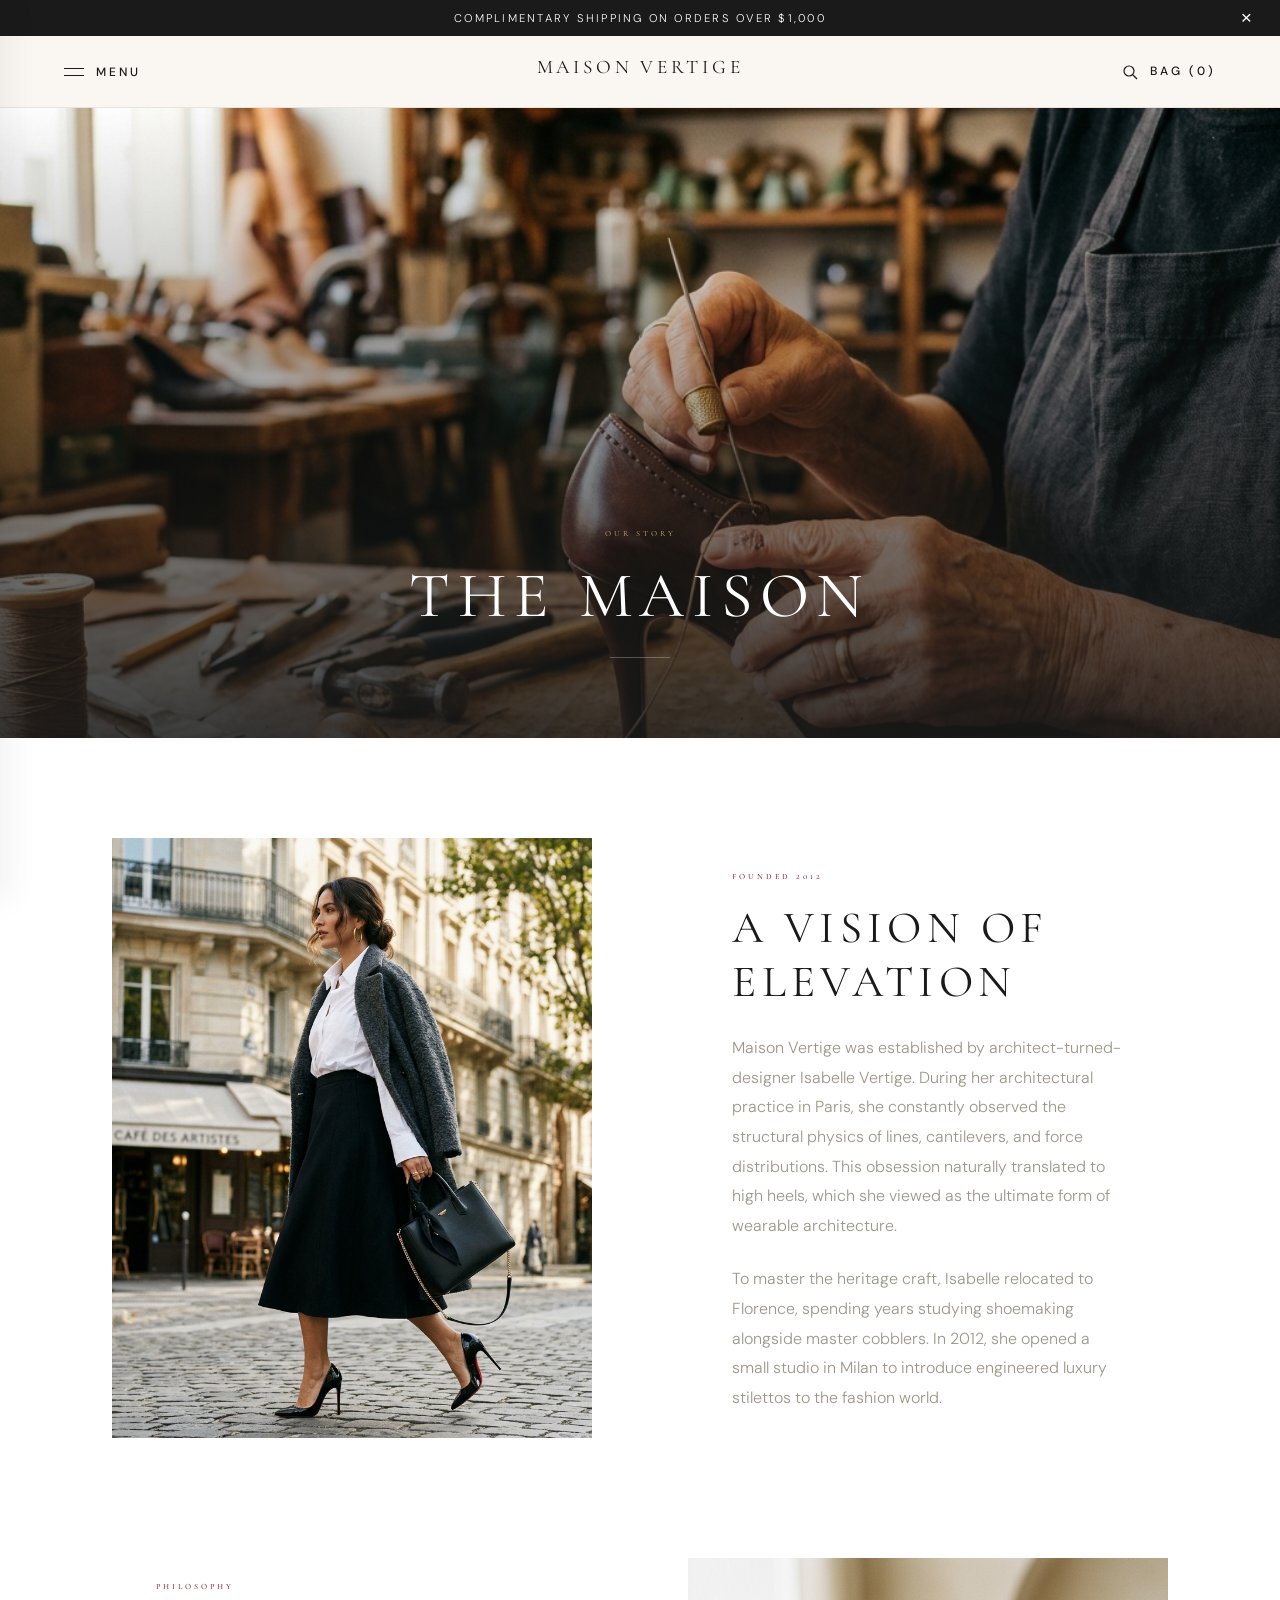
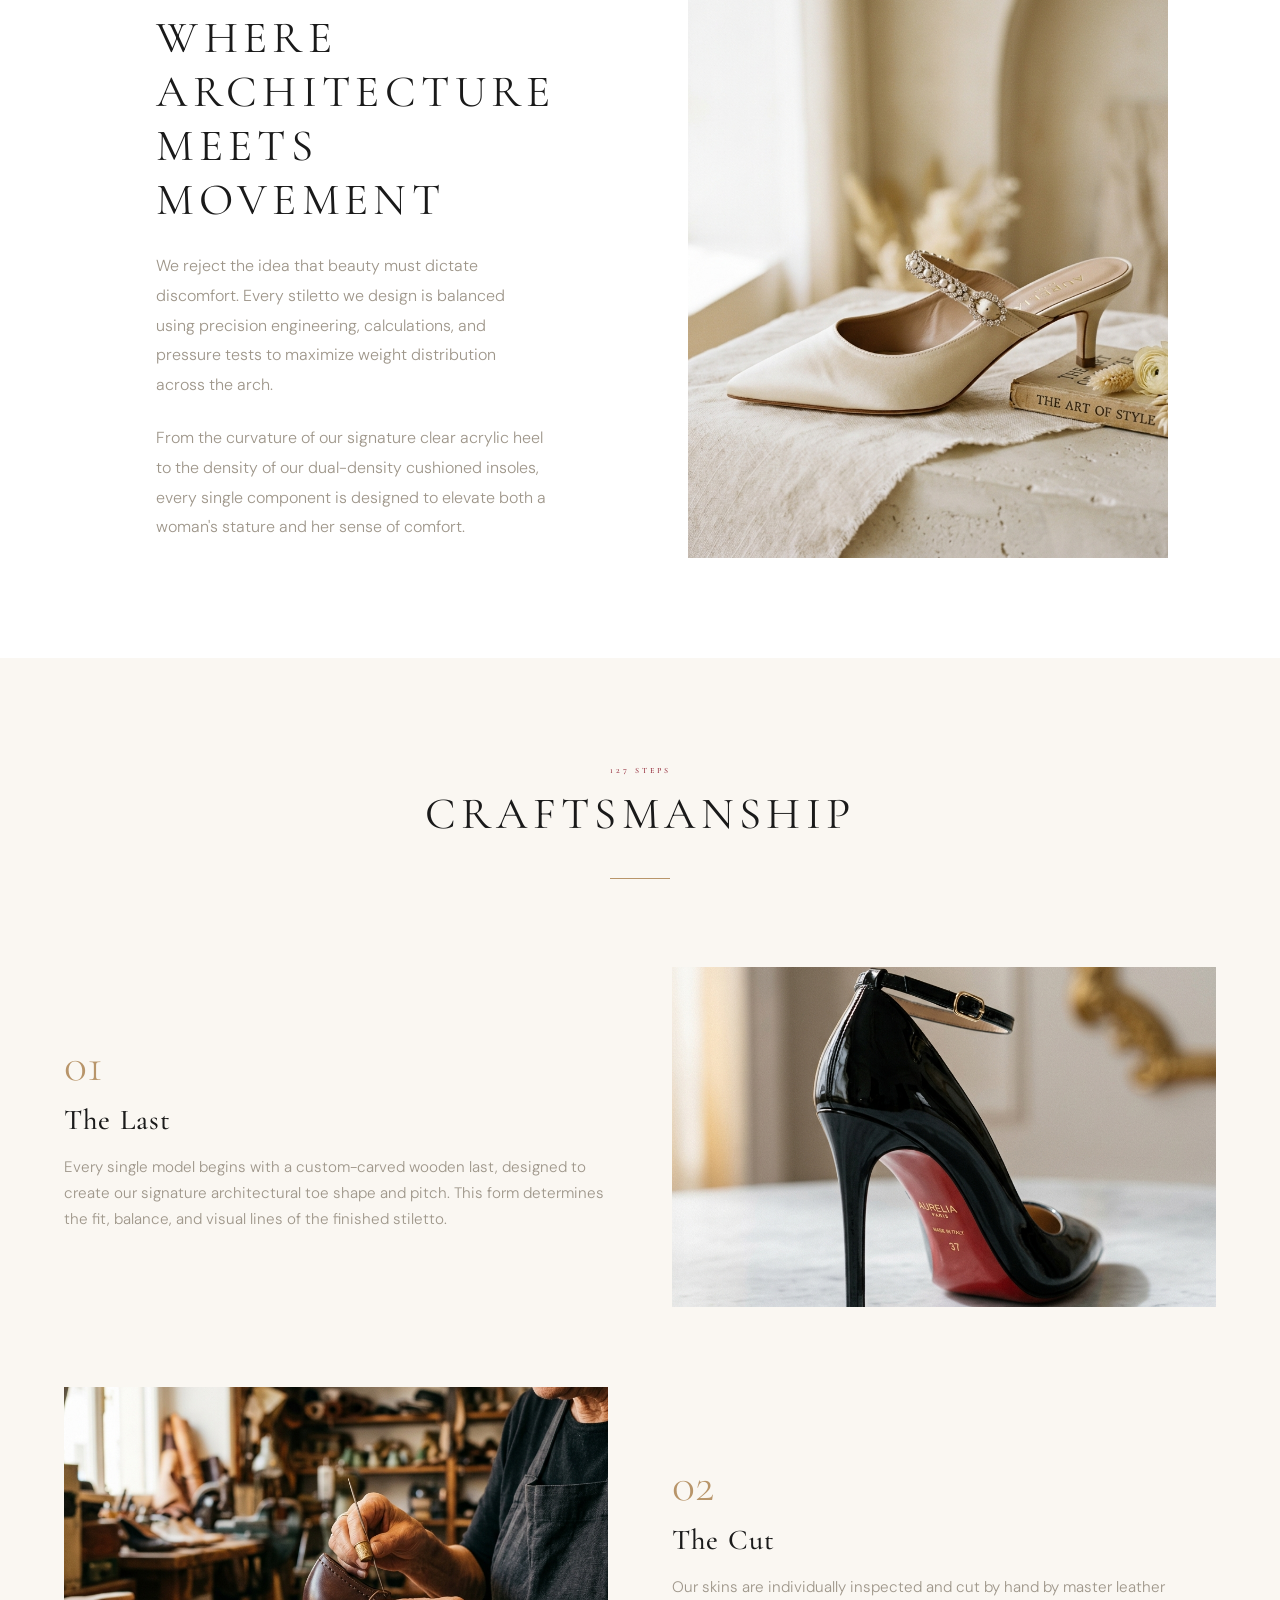
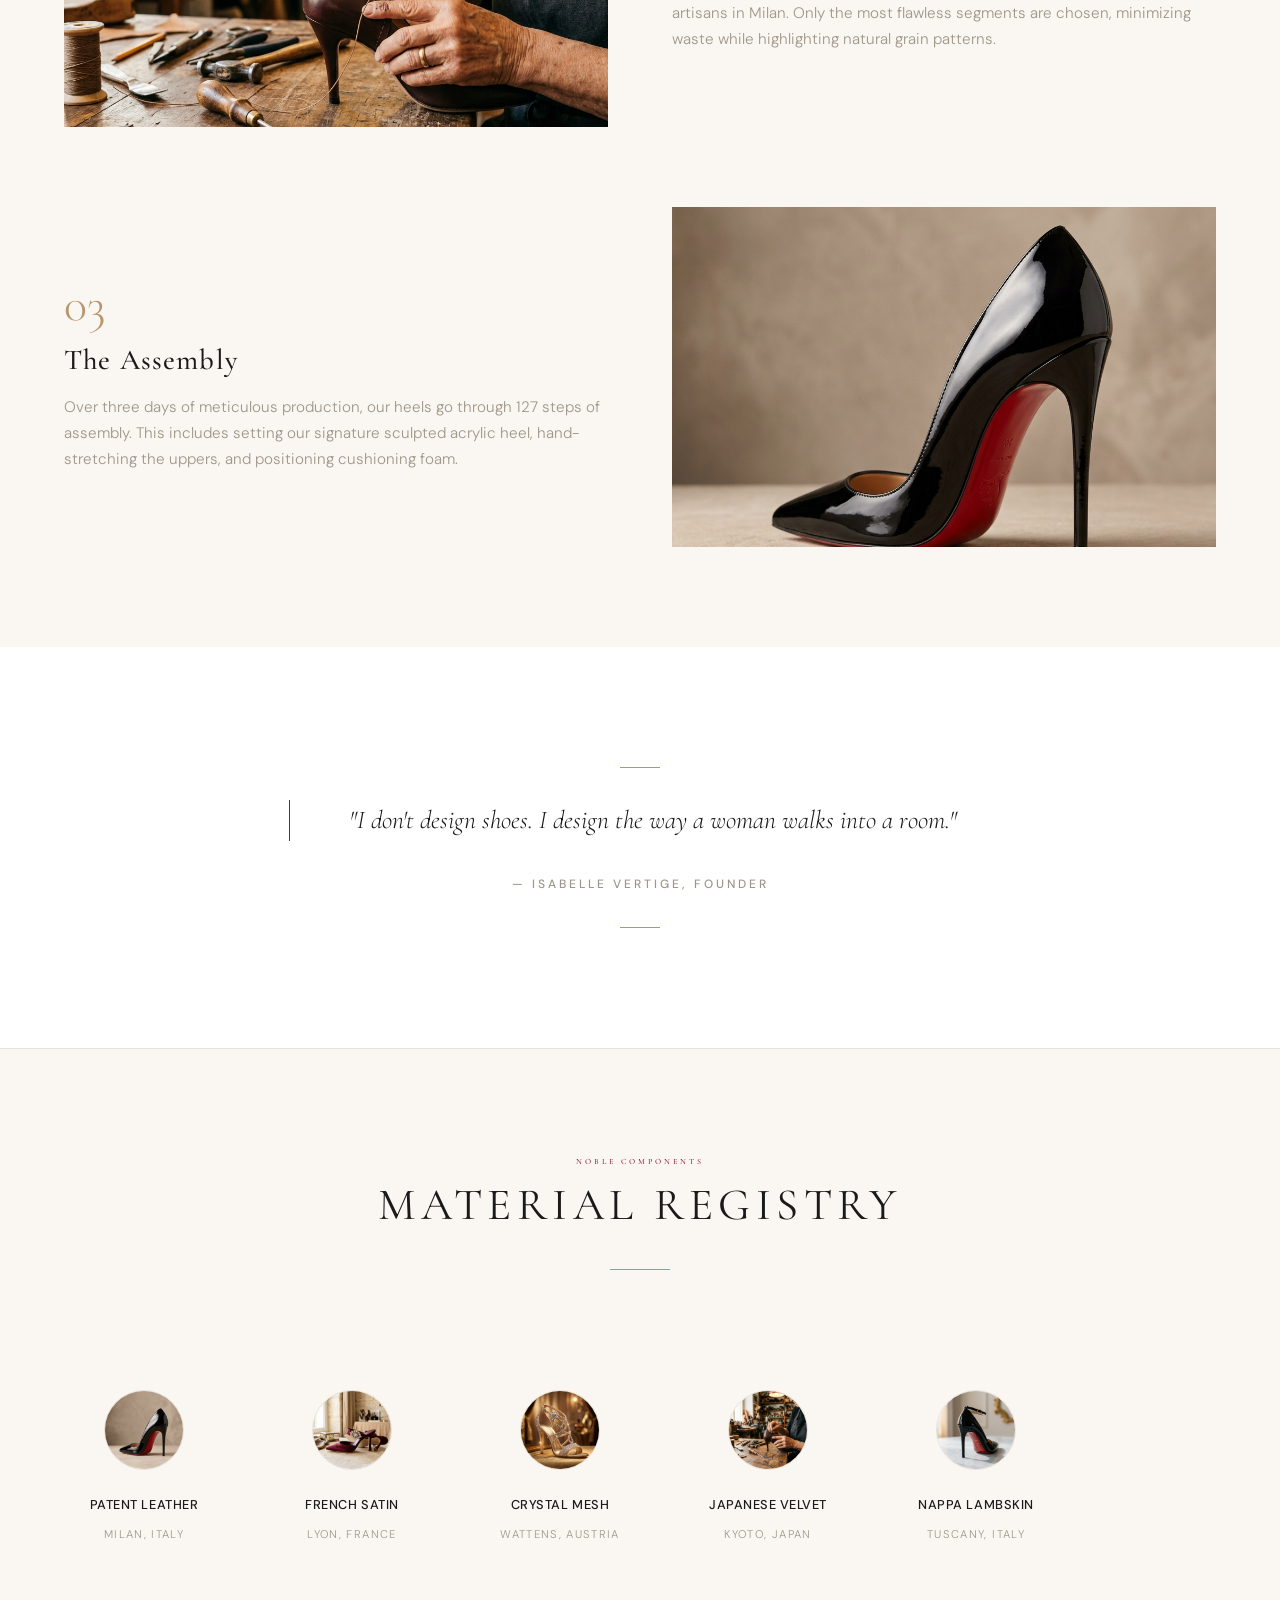
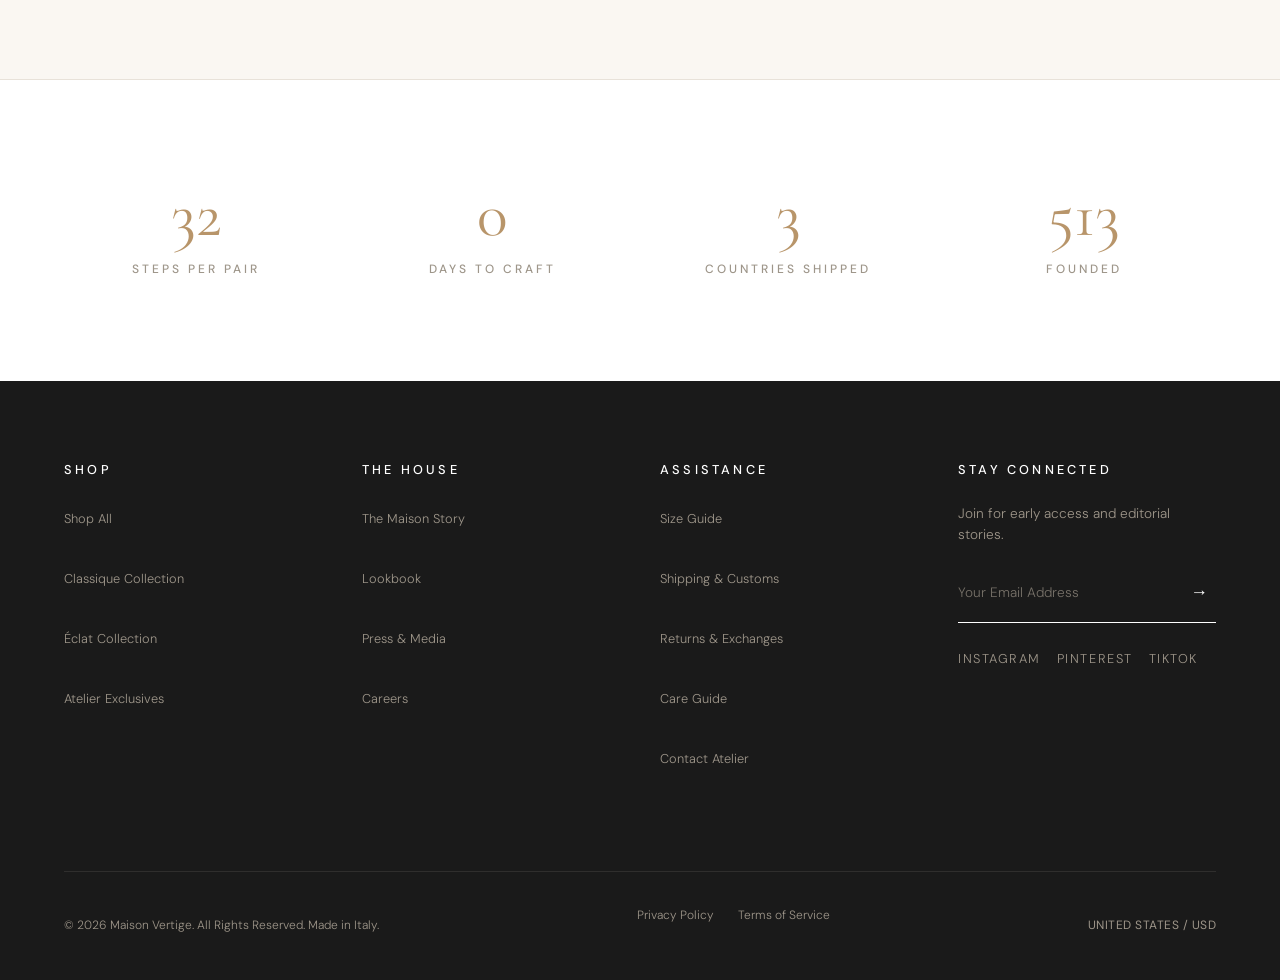
<file: about.html>
<!DOCTYPE html>
<html lang="en">
<head>
  <meta charset="UTF-8">
  <meta name="viewport" content="width=device-width, initial-scale=1.0">
  <title>The Maison | Story & Craftsmanship | Maison Vertige — Luxury Italian Heels</title>
  <meta name="description" content="Discover the heritage of Maison Vertige. Founded in Milan by Isabelle Vertige, our luxury Italian heels balance fine Milanese hand-craftsmanship with structural physics.">
  <meta name="robots" content="index, follow">
  <link rel="canonical" href="about.html">

  <!-- Open Graph / Facebook -->
  <meta property="og:type" content="website">
  <meta property="og:url" content="about.html">
  <meta property="og:title" content="The Maison | Story & Craftsmanship | Maison Vertige — Luxury Italian Heels">
  <meta property="og:description" content="Discover the heritage of Maison Vertige. Founded in Milan by Isabelle Vertige, our luxury Italian heels balance fine Milanese hand-craftsmanship with structural physics.">
  <meta property="og:image" content="assets/images/editorial_craftsmanship.png">

  <!-- Twitter -->
  <meta property="twitter:card" content="summary_large_image">
  <meta property="twitter:url" content="about.html">
  <meta property="twitter:title" content="The Maison | Story & Craftsmanship | Maison Vertige — Luxury Italian Heels">
  <meta property="twitter:description" content="Discover the heritage of Maison Vertige. Founded in Milan by Isabelle Vertige, our luxury Italian heels balance fine Milanese hand-craftsmanship with structural physics.">
  <meta property="twitter:image" content="assets/images/editorial_craftsmanship.png">

  <!-- Preconnect to Google Fonts -->
  <link rel="preconnect" href="https://fonts.googleapis.com">
  <link rel="preconnect" href="https://fonts.gstatic.com" crossorigin>

  <!-- Stylesheets -->
  <link rel="stylesheet" href="styles/global.css">
  <link rel="stylesheet" href="styles/components.css">
  <link rel="stylesheet" href="styles/pages/about.css">
</head>
<body>

  <!-- Accessibility Skip Link -->
  <a href="#main-content" class="skip-link">Skip to Content</a>

  <!-- Announcement Bar -->
  <div class="announcement-bar" id="announcementBar">
    <div class="announcement-text">Complimentary Shipping on Orders Over $1,000</div>
    <button class="announcement-close" aria-label="Close Announcement">&times;</button>
  </div>

  <!-- Header -->
  <header class="header-wrapper">
    <div class="main-header">
      <div class="header-left">
        <button class="hamburger-btn" aria-label="Open Menu" id="openMenuBtn" aria-expanded="false" aria-controls="sideDrawer">
          <span class="hamburger-icon">
            <span class="hamburger-line"></span>
            <span class="hamburger-line"></span>
          </span>
          <span>Menu</span>
        </button>
      </div>
      <div class="header-center">
        <a href="index.html" class="brand-logo" aria-label="Maison Vertige Home">Maison Vertige</a>
      </div>
      <div class="header-right">
        <button class="search-btn" aria-label="Search Catalog">
          <svg class="search-icon" width="16" height="16" viewBox="0 0 16 16" fill="none" stroke="currentColor" stroke-width="1.2">
            <circle cx="7" cy="7" r="5"></circle>
            <line x1="11" y1="11" x2="15" y2="15"></line>
          </svg>
        </button>
        <a href="#" class="bag-btn" aria-label="Shopping Bag, 0 items">
          <span>Bag (0)</span>
        </a>
      </div>
    </div>
  </header>

  <!-- Side Drawer Navigation -->
  <div class="drawer-overlay" id="drawerOverlay"></div>
  <nav class="side-drawer" id="sideDrawer" aria-label="Main Navigation">
    <button class="drawer-close" id="closeDrawerBtn" aria-label="Close Menu">&times;</button>
    
    <div class="drawer-nav">
      <a href="shop.html" class="drawer-link border-draw-hover">Shop All</a>
      <a href="shop.html" class="drawer-link border-draw-hover">Classique</a>
      <a href="shop.html" class="drawer-link border-draw-hover">Éclat</a>
      <a href="shop.html" class="drawer-link border-draw-hover">Atelier</a>
      <a href="about.html" class="drawer-link border-draw-hover">The Maison</a>
      <a href="lookbook.html" class="drawer-link border-draw-hover">Lookbook</a>
      <a href="size-guide.html" class="drawer-link border-draw-hover">Size Guide</a>
    </div>

    <hr class="drawer-divider">

    <div class="drawer-sub-nav">
      <a href="stockists.html" class="drawer-sub-link">Stockists</a>
      <a href="contact.html" class="drawer-sub-link">Contact</a>
      <a href="#" class="drawer-sub-link">Shipping & Returns</a>
      <a href="#" class="drawer-sub-link">Care Guide</a>
    </div>

    <div class="drawer-footer">
      <div class="drawer-socials">
        <a href="#" class="drawer-social-link" aria-label="Instagram">Instagram</a>
        <a href="#" class="drawer-social-link" aria-label="Pinterest">Pinterest</a>
        <a href="#" class="drawer-social-link" aria-label="TikTok">TikTok</a>
      </div>
    </div>
  </nav>

  <!-- Main Content -->
  <main id="main-content">
    
    <!-- Hero Section -->
    <section class="about-hero" aria-label="About Page Hero Image">
      <div class="about-hero-bg" style="background-image: url('assets/images/editorial_craftsmanship.png');" fetchpriority="high"></div>
      <div class="about-hero-overlay"></div>
      <div class="about-hero-content reveal">
        <span class="label">Our Story</span>
        <h1>The Maison</h1>
        <div class="divider"></div>
      </div>
    </section>

    <!-- Brand Story Sections -->
    <section class="story-section section-spacing" aria-label="History of Maison Vertige">
      <div class="container">
        
        <!-- Block A: Founder -->
        <div class="story-block">
          <div class="story-img-col">
            <div class="story-img-wrapper">
              <img src="assets/images/campaign_hero.png" alt="Founder Isabelle Vertige walking in Paris - Luxury Italian Heels" class="story-img image-reveal reveal" loading="lazy">
            </div>
          </div>
          <div class="story-text-col">
            <div class="story-content reveal">
              <span class="label">Founded 2012</span>
              <h2>A Vision of Elevation</h2>
              <p>Maison Vertige was established by architect-turned-designer Isabelle Vertige. During her architectural practice in Paris, she constantly observed the structural physics of lines, cantilevers, and force distributions. This obsession naturally translated to high heels, which she viewed as the ultimate form of wearable architecture.</p>
              <p>To master the heritage craft, Isabelle relocated to Florence, spending years studying shoemaking alongside master cobblers. In 2012, she opened a small studio in Milan to introduce engineered luxury stilettos to the fashion world.</p>
            </div>
          </div>
        </div>

        <!-- Block B: Philosophy -->
        <div class="story-block reversed">
          <div class="story-img-col">
            <div class="story-img-wrapper">
              <img src="assets/images/category_mules.png" alt="Close up detail profile of Maison Vertige sculpted heel - Luxury Italian Heels" class="story-img image-reveal reveal" loading="lazy">
            </div>
          </div>
          <div class="story-text-col">
            <div class="story-content reveal">
              <span class="label">Philosophy</span>
              <h2>Where Architecture Meets Movement</h2>
              <p>We reject the idea that beauty must dictate discomfort. Every stiletto we design is balanced using precision engineering, calculations, and pressure tests to maximize weight distribution across the arch.</p>
              <p>From the curvature of our signature clear acrylic heel to the density of our dual-density cushioned insoles, every single component is designed to elevate both a woman's stature and her sense of comfort.</p>
            </div>
          </div>
        </div>

      </div>
    </section>

    <!-- Craftsmanship Section -->
    <section class="process-section section-spacing" aria-label="Steps of Milanese Hand-making Process">
      <div class="container">
        <div class="section-header reveal">
          <span class="label">127 Steps</span>
          <h2>Craftsmanship</h2>
          <div class="divider-gold"></div>
        </div>

        <div class="process-grid">
          
          <!-- Step 1 -->
          <div class="process-row reveal">
            <div class="process-text-col">
              <div class="process-step-num">01</div>
              <h3 class="process-step-title">The Last</h3>
              <p class="process-step-desc">Every single model begins with a custom-carved wooden last, designed to create our signature architectural toe shape and pitch. This form determines the fit, balance, and visual lines of the finished stiletto.</p>
            </div>
            <div class="process-img-col">
              <div class="process-img-wrapper">
                <img src="assets/images/category_pumps.png" alt="Artisan designing shoe model last - Luxury Italian Heels" class="process-img" loading="lazy">
              </div>
            </div>
          </div>

          <!-- Step 2 -->
          <div class="process-row reveal">
            <div class="process-text-col">
              <div class="process-step-num">02</div>
              <h3 class="process-step-title">The Cut</h3>
              <p class="process-step-desc">Our skins are individually inspected and cut by hand by master leather artisans in Milan. Only the most flawless segments are chosen, minimizing waste while highlighting natural grain patterns.</p>
            </div>
            <div class="process-img-col">
              <div class="process-img-wrapper">
                <img src="assets/images/editorial_craftsmanship.png" alt="Cobbler hand cutting Italian calfskin parts - Luxury Italian Heels" class="process-img" loading="lazy">
              </div>
            </div>
          </div>

          <!-- Step 3 -->
          <div class="process-row reveal">
            <div class="process-text-col">
              <div class="process-step-num">03</div>
              <h3 class="process-step-title">The Assembly</h3>
              <p class="process-step-desc">Over three days of meticulous production, our heels go through 127 steps of assembly. This includes setting our signature sculpted acrylic heel, hand-stretching the uppers, and positioning cushioning foam.</p>
            </div>
            <div class="process-img-col">
              <div class="process-img-wrapper">
                <img src="assets/images/product_daphne.png" alt="Close up final assembly of stiletto sole - Luxury Italian Heels" class="process-img" loading="lazy">
              </div>
            </div>
          </div>

        </div>

      </div>
    </section>

    <!-- Pull Quote -->
    <section class="pullquote-section" aria-label="Brand Quote">
      <div class="pullquote-container reveal">
        <div class="pullquote-line"></div>
        <blockquote class="pullquote-text">
          "I don't design shoes. I design the way a woman walks into a room."
        </blockquote>
        <div class="pullquote-author">&mdash; Isabelle Vertige, Founder</div>
        <div class="pullquote-line" style="margin-top: 32px;"></div>
      </div>
    </section>

    <!-- Materials Scroll Strip -->
    <section class="materials-section section-spacing" aria-label="Registry of raw materials">
      <div class="container">
        <div class="section-header reveal">
          <span class="label">Noble Components</span>
          <h2>Material Registry</h2>
          <div class="divider-gold"></div>
        </div>
      </div>
      
      <div class="materials-scroll-wrapper">
        <div class="materials-scroll-container">
          
          <div class="material-swatch-card">
            <img src="assets/images/product_daphne.png" alt="Premium Italian Patent Leather swatch" class="material-swatch-img" loading="lazy">
            <h4 class="material-swatch-name">Patent Leather</h4>
            <span class="material-swatch-origin">Milan, Italy</span>
          </div>

          <div class="material-swatch-card">
            <img src="assets/images/product_riviera.png" alt="Glossy French Satin swatch" class="material-swatch-img" loading="lazy">
            <h4 class="material-swatch-name">French Satin</h4>
            <span class="material-swatch-origin">Lyon, France</span>
          </div>

          <div class="material-swatch-card">
            <img src="assets/images/product_celeste.png" alt="Sparkly Swarovski Crystal Mesh swatch" class="material-swatch-img" loading="lazy">
            <h4 class="material-swatch-name">Crystal Mesh</h4>
            <span class="material-swatch-origin">Wattens, Austria</span>
          </div>

          <div class="material-swatch-card">
            <img src="assets/images/editorial_craftsmanship.png" alt="Dense Japanese Velvet swatch" class="material-swatch-img" loading="lazy">
            <h4 class="material-swatch-name">Japanese Velvet</h4>
            <span class="material-swatch-origin">Kyoto, Japan</span>
          </div>

          <div class="material-swatch-card">
            <img src="assets/images/category_pumps.png" alt="Supple Italian Nappa Lambskin swatch" class="material-swatch-img" loading="lazy">
            <h4 class="material-swatch-name">Nappa Lambskin</h4>
            <span class="material-swatch-origin">Tuscany, Italy</span>
          </div>

        </div>
      </div>
    </section>

    <!-- Stats Section -->
    <section class="stats-section section-spacing" aria-label="Production Stats Numbers">
      <div class="container">
        <div class="stats-grid">
          
          <div class="stat-item reveal">
            <span class="stat-num" data-count-to="127">127</span>
            <span class="stat-label">Steps per pair</span>
          </div>

          <div class="stat-item reveal" style="transition-delay: 0.12s;">
            <span class="stat-num" data-count-to="3">3</span>
            <span class="stat-label">Days to craft</span>
          </div>

          <div class="stat-item reveal" style="transition-delay: 0.24s;">
            <span class="stat-num" data-count-to="12">12</span>
            <span class="stat-label">Countries Shipped</span>
          </div>

          <div class="stat-item reveal" style="transition-delay: 0.36s;">
            <span class="stat-num" data-count-to="2012">2012</span>
            <span class="stat-label">Founded</span>
          </div>

        </div>
      </div>
    </section>

  </main>

  <!-- Footer -->
  <footer class="site-footer">
    <div class="container">
      <div class="footer-columns">
        <div class="footer-col">
          <h4 class="footer-col-title">Shop</h4>
          <ul class="footer-links">
            <li><a href="shop.html" class="footer-link">Shop All</a></li>
            <li><a href="shop.html" class="footer-link">Classique Collection</a></li>
            <li><a href="shop.html" class="footer-link">Éclat Collection</a></li>
            <li><a href="shop.html" class="footer-link">Atelier Exclusives</a></li>
          </ul>
        </div>
        
        <div class="footer-col">
          <h4 class="footer-col-title">The House</h4>
          <ul class="footer-links">
            <li><a href="about.html" class="footer-link">The Maison Story</a></li>
            <li><a href="lookbook.html" class="footer-link">Lookbook</a></li>
            <li><a href="#" class="footer-link">Press & Media</a></li>
            <li><a href="#" class="footer-link">Careers</a></li>
          </ul>
        </div>

        <div class="footer-col">
          <h4 class="footer-col-title">Assistance</h4>
          <ul class="footer-links">
            <li><a href="size-guide.html" class="footer-link">Size Guide</a></li>
            <li><a href="#" class="footer-link">Shipping & Customs</a></li>
            <li><a href="#" class="footer-link">Returns & Exchanges</a></li>
            <li><a href="#" class="footer-link">Care Guide</a></li>
            <li><a href="contact.html" class="footer-link">Contact Atelier</a></li>
          </ul>
        </div>

        <div class="footer-col">
          <h4 class="footer-col-title">Stay Connected</h4>
          <p class="footer-text">Join for early access and editorial stories.</p>
          <form class="footer-newsletter-form" onsubmit="event.preventDefault(); alert('Subscribed'); this.reset();">
            <label for="newsletter-email-footer" class="form-label" style="display:none;">Email Address</label>
            <input type="email" id="newsletter-email-footer" placeholder="Your Email Address" class="footer-email-input" required aria-label="Footer Email">
            <button type="submit" class="footer-submit-btn" aria-label="Submit Email Address">
              &rarr;
            </button>
          </form>
          <div class="footer-socials">
            <a href="https://www.instagram.com/maisonvertige" class="footer-social-link" aria-label="Follow us on Instagram">Instagram</a>
            <a href="https://www.pinterest.com/maisonvertige" class="footer-social-link" aria-label="Follow us on Pinterest">Pinterest</a>
            <a href="https://www.tiktok.com/@maisonvertige" class="footer-social-link" aria-label="Follow us on TikTok">TikTok</a>
          </div>
        </div>
      </div>

      <div class="footer-bottom">
        <div class="footer-copyright">
          &copy; 2026 Maison Vertige. All Rights Reserved. Made in Italy.
        </div>
        <div class="footer-meta-links">
          <a href="#" class="footer-meta-link">Privacy Policy</a>
          <a href="#" class="footer-meta-link">Terms of Service</a>
        </div>
        <div class="footer-country-selector" role="button" tabindex="0" aria-label="Select Country and Currency">
          <span>United States / USD</span>
        </div>
      </div>
    </div>
  </footer>

  <!-- Scripts -->
  <script src="scripts/main.js" defer></script>

</body>
</html>
</file>
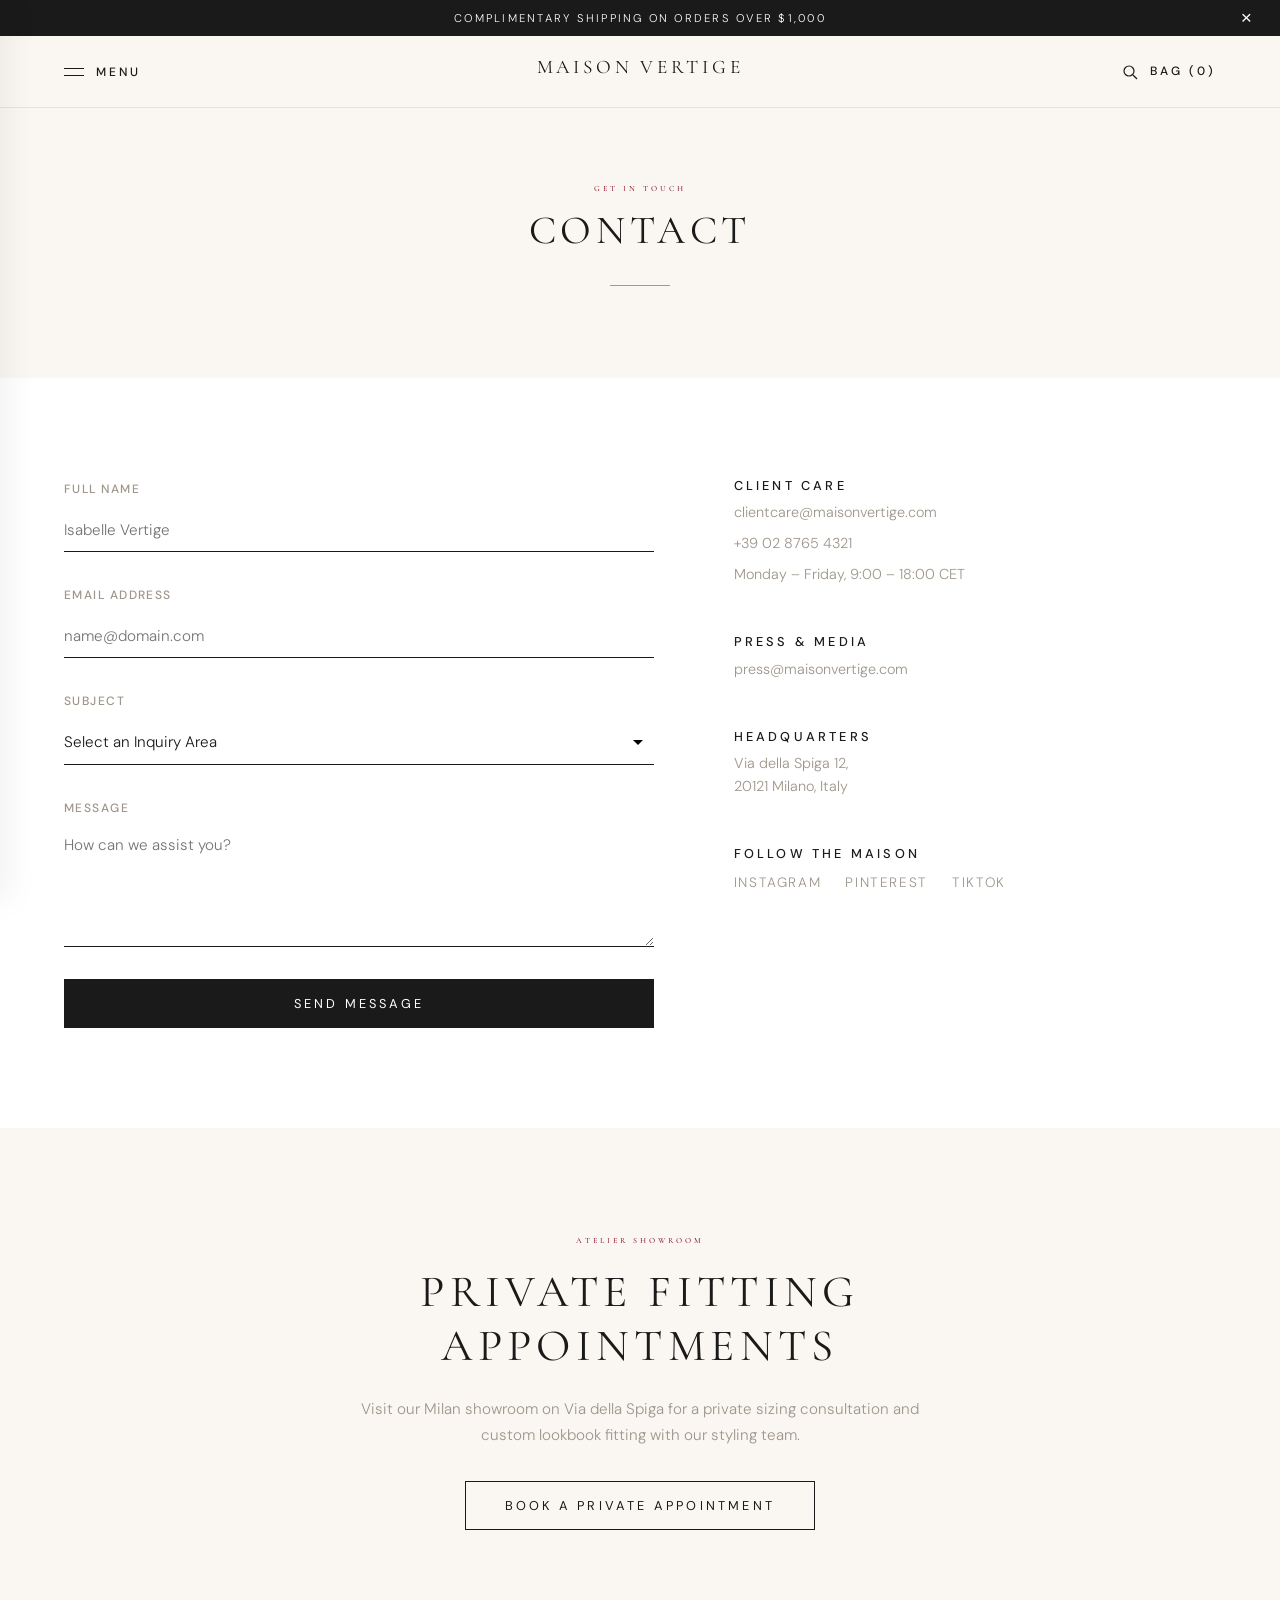
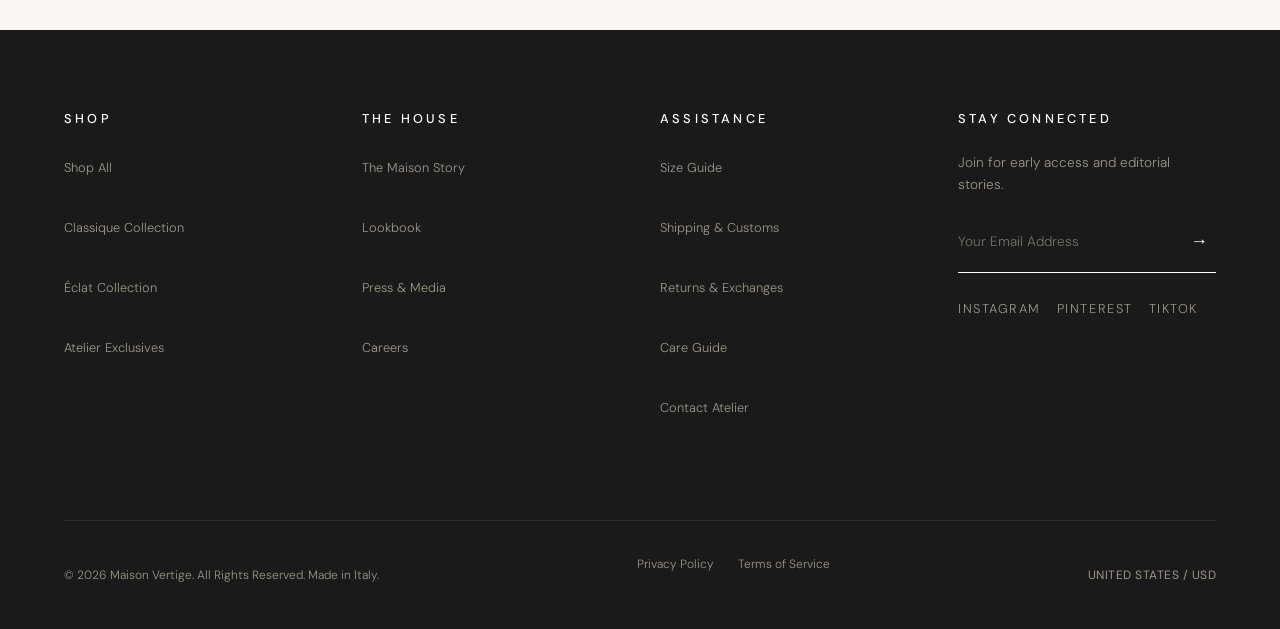
<file: contact.html>
<!DOCTYPE html>
<html lang="en">
<head>
  <meta charset="UTF-8">
  <meta name="viewport" content="width=device-width, initial-scale=1.0">
  <title>Contact Client Care | Maison Vertige — Luxury Italian Heels</title>
  <meta name="description" content="Contact Maison Vertige client care. Enquire about our luxury Italian heels, styling advice, order management, or book an appointment at our Milan showroom.">
  <meta name="robots" content="index, follow">
  <link rel="canonical" href="contact.html">

  <!-- Open Graph / Facebook -->
  <meta property="og:type" content="website">
  <meta property="og:url" content="contact.html">
  <meta property="og:title" content="Contact Client Care | Maison Vertige — Luxury Italian Heels">
  <meta property="og:description" content="Contact Maison Vertige client care. Enquire about our luxury Italian heels, styling advice, order management, or book an appointment at our Milan showroom.">
  <meta property="og:image" content="assets/images/category_pumps.png">

  <!-- Twitter -->
  <meta property="twitter:card" content="summary_large_image">
  <meta property="twitter:url" content="contact.html">
  <meta property="twitter:title" content="Contact Client Care | Maison Vertige — Luxury Italian Heels">
  <meta property="twitter:description" content="Contact Maison Vertige client care. Enquire about our luxury Italian heels, styling advice, order management, or book an appointment at our Milan showroom.">
  <meta property="twitter:image" content="assets/images/category_pumps.png">

  <!-- Preconnect to Google Fonts -->
  <link rel="preconnect" href="https://fonts.googleapis.com">
  <link rel="preconnect" href="https://fonts.gstatic.com" crossorigin>

  <!-- Stylesheets -->
  <link rel="stylesheet" href="styles/global.css">
  <link rel="stylesheet" href="styles/components.css">
  <link rel="stylesheet" href="styles/pages/contact.css">
</head>
<body>

  <!-- Accessibility Skip Link -->
  <a href="#main-content" class="skip-link">Skip to Content</a>

  <!-- Announcement Bar -->
  <div class="announcement-bar" id="announcementBar">
    <div class="announcement-text">Complimentary Shipping on Orders Over $1,000</div>
    <button class="announcement-close" aria-label="Close Announcement">&times;</button>
  </div>

  <!-- Header -->
  <header class="header-wrapper">
    <div class="main-header">
      <div class="header-left">
        <button class="hamburger-btn" aria-label="Open Menu" id="openMenuBtn" aria-expanded="false" aria-controls="sideDrawer">
          <span class="hamburger-icon">
            <span class="hamburger-line"></span>
            <span class="hamburger-line"></span>
          </span>
          <span>Menu</span>
        </button>
      </div>
      <div class="header-center">
        <a href="index.html" class="brand-logo" aria-label="Maison Vertige Home">Maison Vertige</a>
      </div>
      <div class="header-right">
        <button class="search-btn" aria-label="Search Catalog">
          <svg class="search-icon" width="16" height="16" viewBox="0 0 16 16" fill="none" stroke="currentColor" stroke-width="1.2">
            <circle cx="7" cy="7" r="5"></circle>
            <line x1="11" y1="11" x2="15" y2="15"></line>
          </svg>
        </button>
        <a href="#" class="bag-btn" aria-label="Shopping Bag, 0 items">
          <span>Bag (0)</span>
        </a>
      </div>
    </div>
  </header>

  <!-- Side Drawer Navigation -->
  <div class="drawer-overlay" id="drawerOverlay"></div>
  <nav class="side-drawer" id="sideDrawer" aria-label="Main Navigation">
    <button class="drawer-close" id="closeDrawerBtn" aria-label="Close Menu">&times;</button>
    
    <div class="drawer-nav">
      <a href="shop.html" class="drawer-link border-draw-hover">Shop All</a>
      <a href="shop.html" class="drawer-link border-draw-hover">Classique</a>
      <a href="shop.html" class="drawer-link border-draw-hover">Éclat</a>
      <a href="shop.html" class="drawer-link border-draw-hover">Atelier</a>
      <a href="about.html" class="drawer-link border-draw-hover">The Maison</a>
      <a href="lookbook.html" class="drawer-link border-draw-hover">Lookbook</a>
      <a href="size-guide.html" class="drawer-link border-draw-hover">Size Guide</a>
    </div>

    <hr class="drawer-divider">

    <div class="drawer-sub-nav">
      <a href="stockists.html" class="drawer-sub-link">Stockists</a>
      <a href="contact.html" class="drawer-sub-link">Contact</a>
      <a href="#" class="drawer-sub-link">Shipping & Returns</a>
      <a href="#" class="drawer-sub-link">Care Guide</a>
    </div>

    <div class="drawer-footer">
      <div class="drawer-socials">
        <a href="#" class="drawer-social-link" aria-label="Instagram">Instagram</a>
        <a href="#" class="drawer-social-link" aria-label="Pinterest">Pinterest</a>
        <a href="#" class="drawer-social-link" aria-label="TikTok">TikTok</a>
      </div>
    </div>
  </nav>

  <!-- Main Content -->
  <main id="main-content">
    
    <!-- Hero Banner -->
    <section class="contact-hero">
      <span class="label">Get in Touch</span>
      <h1>Contact</h1>
      <div class="divider-gold"></div>
    </section>

    <!-- Contact Form & Info Grid Section -->
    <section class="contact-section section-spacing" aria-label="Reach out to us details">
      <div class="container contact-grid">
        
        <!-- Left: Form -->
        <div class="contact-form-col reveal">
          <form class="contact-form" onsubmit="event.preventDefault(); alert('Your message has been sent successfully.'); this.reset();">
            
            <div class="form-group">
              <label for="contact-name" class="form-label">Full Name</label>
              <input type="text" id="contact-name" class="form-input" required placeholder="Isabelle Vertige">
            </div>

            <div class="form-group">
              <label for="contact-email" class="form-label">Email Address</label>
              <input type="email" id="contact-email" class="form-input" required placeholder="name@domain.com">
            </div>

            <div class="form-group">
              <label for="contact-subject" class="form-label">Subject</label>
              <select id="contact-subject" class="form-select" required>
                <option value="" disabled selected>Select an Inquiry Area</option>
                <option value="general">General Inquiry</option>
                <option value="order">Order Inquiry</option>
                <option value="press">Press & Media</option>
                <option value="wholesale">Wholesale Partnerships</option>
                <option value="styling">Styling Appointment</option>
                <option value="repairs">Repairs & Care</option>
              </select>
            </div>

            <div class="form-group">
              <label for="contact-message" class="form-label">Message</label>
              <textarea id="contact-message" class="form-textarea" required placeholder="How can we assist you?"></textarea>
            </div>

            <button type="submit" class="btn-primary" style="width: 100%;">Send Message</button>

          </form>
        </div>

        <!-- Right: Info Stack -->
        <div class="contact-info-col reveal" style="transition-delay: 0.12s;">
          
          <div class="contact-info-block">
            <h2 class="contact-info-title">Client Care</h2>
            <span class="contact-info-text"><a href="mailto:clientcare@maisonvertige.com">clientcare@maisonvertige.com</a></span>
            <span class="contact-info-text">+39 02 8765 4321</span>
            <span class="contact-info-text">Monday &ndash; Friday, 9:00 &ndash; 18:00 CET</span>
          </div>

          <div class="contact-info-block">
            <h2 class="contact-info-title">Press & Media</h2>
            <span class="contact-info-text"><a href="mailto:press@maisonvertige.com">press@maisonvertige.com</a></span>
          </div>

          <div class="contact-info-block">
            <h2 class="contact-info-title">Headquarters</h2>
            <span class="contact-info-text">Via della Spiga 12,<br>20121 Milano, Italy</span>
          </div>

          <div class="contact-info-block">
            <h2 class="contact-info-title">Follow the Maison</h2>
            <div class="contact-social-row">
              <a href="https://www.instagram.com/maisonvertige" class="contact-social-link">Instagram</a>
              <a href="https://www.pinterest.com/maisonvertige" class="contact-social-link">Pinterest</a>
              <a href="https://www.tiktok.com/@maisonvertige" class="contact-social-link">TikTok</a>
            </div>
          </div>

        </div>

      </div>
    </section>

    <!-- Book Appointment Section -->
    <section class="appointment-section section-spacing" aria-label="Book private appointments">
      <div class="container">
        <div class="appointment-box reveal">
          <span class="label" style="margin-bottom: var(--space-16); display: block;">Atelier Showroom</span>
          <h2 style="margin-bottom: var(--space-24);">Private fitting appointments</h2>
          <p class="appointment-text">Visit our Milan showroom on Via della Spiga for a private sizing consultation and custom lookbook fitting with our styling team.</p>
          <button class="btn-outline" onclick="alert('Appointment scheduler coming soon.');">Book a private appointment</button>
        </div>
      </div>
    </section>

  </main>

  <!-- Footer -->
  <footer class="site-footer">
    <div class="container">
      <div class="footer-columns">
        <div class="footer-col">
          <h4 class="footer-col-title">Shop</h4>
          <ul class="footer-links">
            <li><a href="shop.html" class="footer-link">Shop All</a></li>
            <li><a href="shop.html" class="footer-link">Classique Collection</a></li>
            <li><a href="shop.html" class="footer-link">Éclat Collection</a></li>
            <li><a href="shop.html" class="footer-link">Atelier Exclusives</a></li>
          </ul>
        </div>
        
        <div class="footer-col">
          <h4 class="footer-col-title">The House</h4>
          <ul class="footer-links">
            <li><a href="about.html" class="footer-link">The Maison Story</a></li>
            <li><a href="lookbook.html" class="footer-link">Lookbook</a></li>
            <li><a href="#" class="footer-link">Press & Media</a></li>
            <li><a href="#" class="footer-link">Careers</a></li>
          </ul>
        </div>

        <div class="footer-col">
          <h4 class="footer-col-title">Assistance</h4>
          <ul class="footer-links">
            <li><a href="size-guide.html" class="footer-link">Size Guide</a></li>
            <li><a href="#" class="footer-link">Shipping & Customs</a></li>
            <li><a href="#" class="footer-link">Returns & Exchanges</a></li>
            <li><a href="#" class="footer-link">Care Guide</a></li>
            <li><a href="contact.html" class="footer-link">Contact Atelier</a></li>
          </ul>
        </div>

        <div class="footer-col">
          <h4 class="footer-col-title">Stay Connected</h4>
          <p class="footer-text">Join for early access and editorial stories.</p>
          <form class="footer-newsletter-form" onsubmit="event.preventDefault(); alert('Subscribed'); this.reset();">
            <label for="newsletter-email-footer" class="form-label" style="display:none;">Email Address</label>
            <input type="email" id="newsletter-email-footer" placeholder="Your Email Address" class="footer-email-input" required aria-label="Footer Email">
            <button type="submit" class="footer-submit-btn" aria-label="Submit Email Address">
              &rarr;
            </button>
          </form>
          <div class="footer-socials">
            <a href="https://www.instagram.com/maisonvertige" class="footer-social-link" aria-label="Follow us on Instagram">Instagram</a>
            <a href="https://www.pinterest.com/maisonvertige" class="footer-social-link" aria-label="Follow us on Pinterest">Pinterest</a>
            <a href="https://www.tiktok.com/@maisonvertige" class="footer-social-link" aria-label="Follow us on TikTok">TikTok</a>
          </div>
        </div>
      </div>

      <div class="footer-bottom">
        <div class="footer-copyright">
          &copy; 2026 Maison Vertige. All Rights Reserved. Made in Italy.
        </div>
        <div class="footer-meta-links">
          <a href="#" class="footer-meta-link">Privacy Policy</a>
          <a href="#" class="footer-meta-link">Terms of Service</a>
        </div>
        <div class="footer-country-selector" role="button" tabindex="0" aria-label="Select Country and Currency">
          <span>United States / USD</span>
        </div>
      </div>
    </div>
  </footer>

  <!-- Scripts -->
  <script src="scripts/main.js" defer></script>

</body>
</html>
</file>
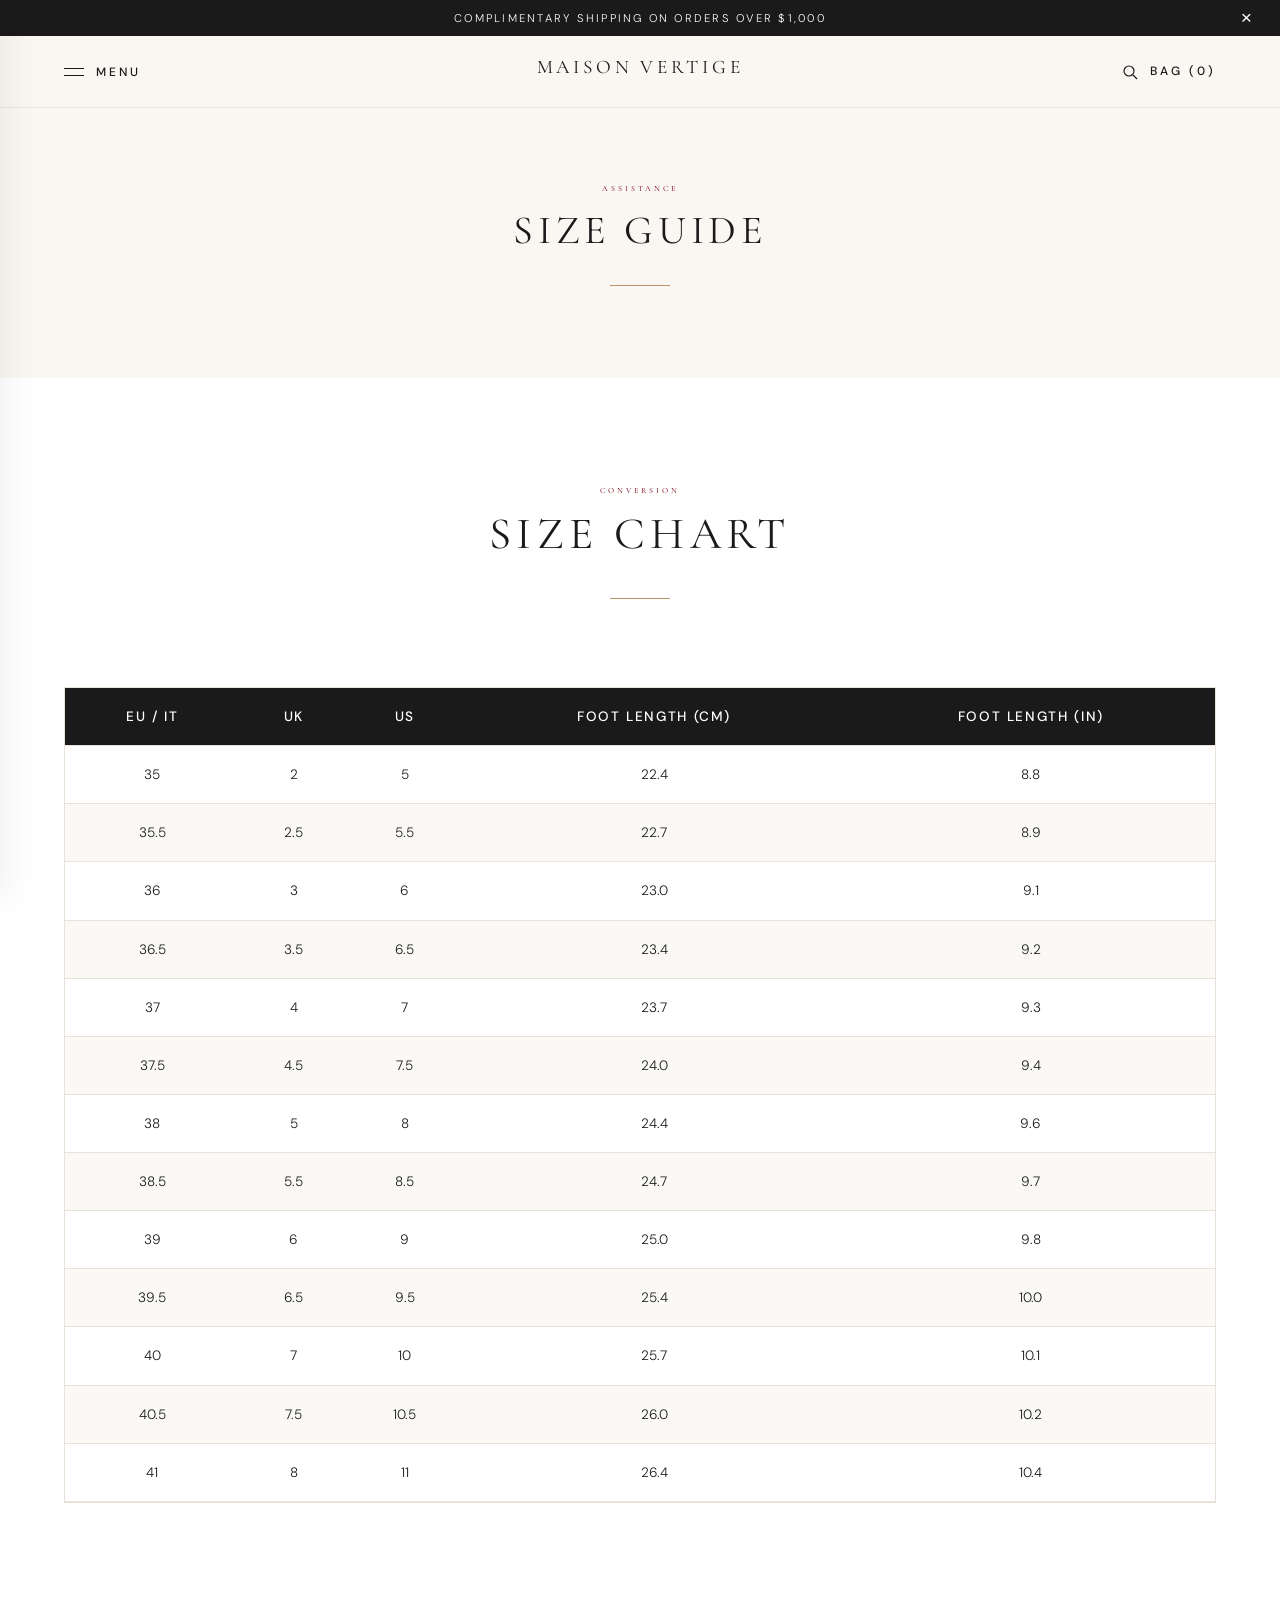
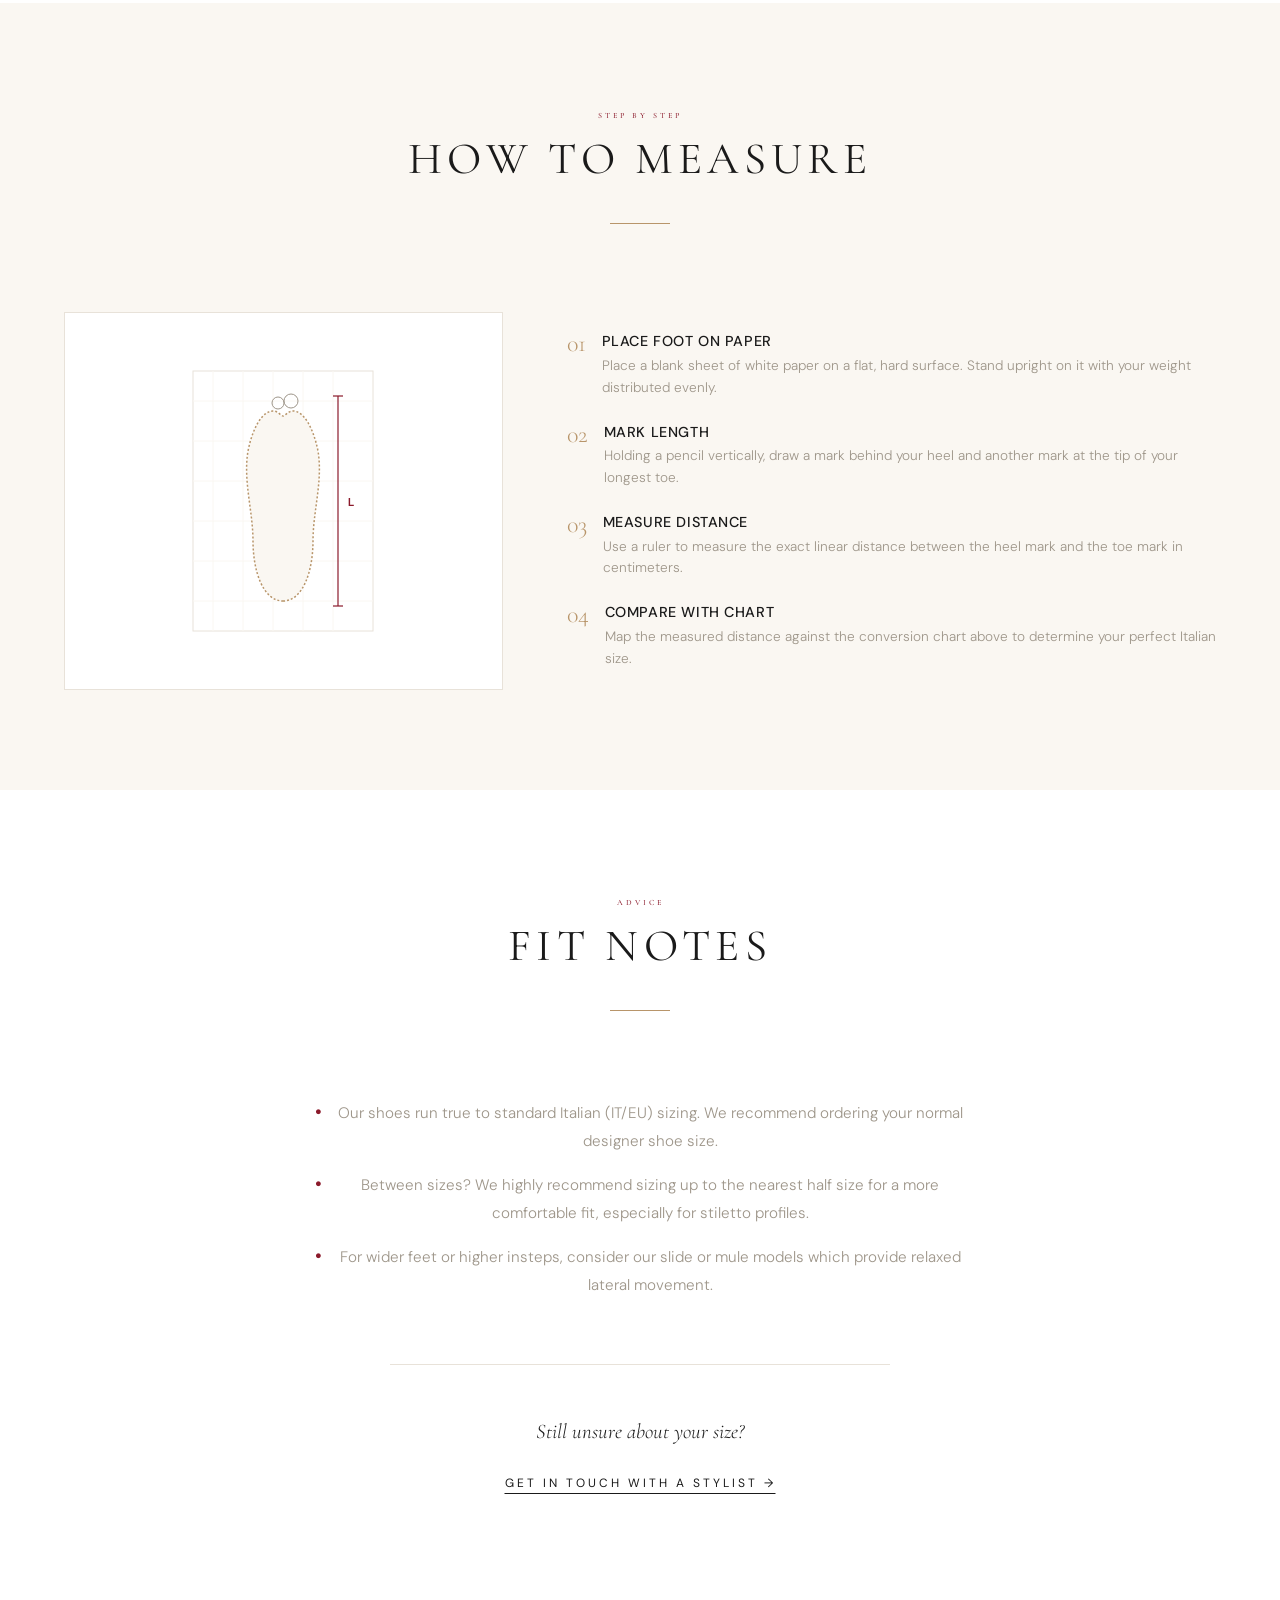
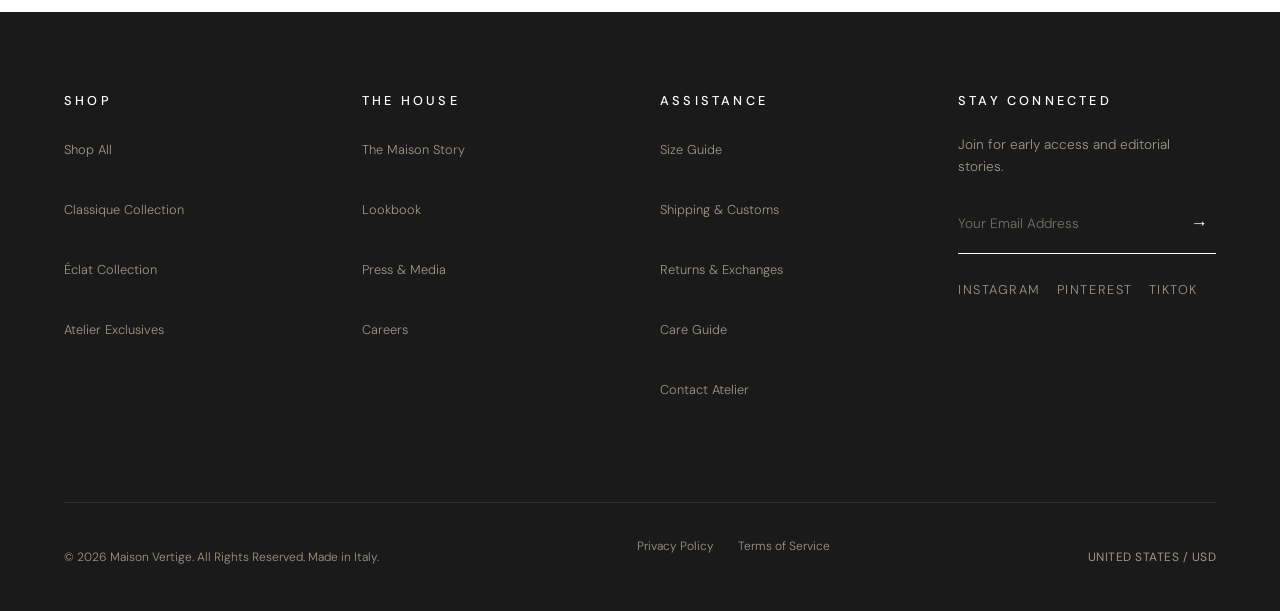
<file: size-guide.html>
<!DOCTYPE html>
<html lang="en">
<head>
  <meta charset="UTF-8">
  <meta name="viewport" content="width=device-width, initial-scale=1.0">
  <title>Size Guide | Maison Vertige — Luxury Italian Heels</title>
  <meta name="description" content="Find your perfect fit. View our international size conversion chart and follow our step-by-step foot measurement guide for luxury Italian heels.">
  <meta name="robots" content="index, follow">
  <link rel="canonical" href="size-guide.html">

  <!-- Open Graph / Facebook -->
  <meta property="og:type" content="website">
  <meta property="og:url" content="size-guide.html">
  <meta property="og:title" content="Size Guide | Maison Vertige — Luxury Italian Heels">
  <meta property="og:description" content="Find your perfect fit. View our international size conversion chart and follow our step-by-step foot measurement guide for luxury Italian heels.">
  <meta property="og:image" content="assets/images/category_pumps.png">

  <!-- Twitter -->
  <meta property="twitter:card" content="summary_large_image">
  <meta property="twitter:url" content="size-guide.html">
  <meta property="twitter:title" content="Size Guide | Maison Vertige — Luxury Italian Heels">
  <meta property="twitter:description" content="Find your perfect fit. View our international size conversion chart and follow our step-by-step foot measurement guide for luxury Italian heels.">
  <meta property="twitter:image" content="assets/images/category_pumps.png">

  <!-- Preconnect to Google Fonts -->
  <link rel="preconnect" href="https://fonts.googleapis.com">
  <link rel="preconnect" href="https://fonts.gstatic.com" crossorigin>

  <!-- Stylesheets -->
  <link rel="stylesheet" href="styles/global.css">
  <link rel="stylesheet" href="styles/components.css">
  <link rel="stylesheet" href="styles/pages/size-guide.css">
</head>
<body>

  <!-- Accessibility Skip Link -->
  <a href="#main-content" class="skip-link">Skip to Content</a>

  <!-- Announcement Bar -->
  <div class="announcement-bar" id="announcementBar">
    <div class="announcement-text">Complimentary Shipping on Orders Over $1,000</div>
    <button class="announcement-close" aria-label="Close Announcement">&times;</button>
  </div>

  <!-- Header -->
  <header class="header-wrapper">
    <div class="main-header">
      <div class="header-left">
        <button class="hamburger-btn" aria-label="Open Menu" id="openMenuBtn" aria-expanded="false" aria-controls="sideDrawer">
          <span class="hamburger-icon">
            <span class="hamburger-line"></span>
            <span class="hamburger-line"></span>
          </span>
          <span>Menu</span>
        </button>
      </div>
      <div class="header-center">
        <a href="index.html" class="brand-logo" aria-label="Maison Vertige Home">Maison Vertige</a>
      </div>
      <div class="header-right">
        <button class="search-btn" aria-label="Search Catalog">
          <svg class="search-icon" width="16" height="16" viewBox="0 0 16 16" fill="none" stroke="currentColor" stroke-width="1.2">
            <circle cx="7" cy="7" r="5"></circle>
            <line x1="11" y1="11" x2="15" y2="15"></line>
          </svg>
        </button>
        <a href="#" class="bag-btn" aria-label="Shopping Bag, 0 items">
          <span>Bag (0)</span>
        </a>
      </div>
    </div>
  </header>

  <!-- Side Drawer Navigation -->
  <div class="drawer-overlay" id="drawerOverlay"></div>
  <nav class="side-drawer" id="sideDrawer" aria-label="Main Navigation">
    <button class="drawer-close" id="closeDrawerBtn" aria-label="Close Menu">&times;</button>
    
    <div class="drawer-nav">
      <a href="shop.html" class="drawer-link border-draw-hover">Shop All</a>
      <a href="shop.html" class="drawer-link border-draw-hover">Classique</a>
      <a href="shop.html" class="drawer-link border-draw-hover">Éclat</a>
      <a href="shop.html" class="drawer-link border-draw-hover">Atelier</a>
      <a href="about.html" class="drawer-link border-draw-hover">The Maison</a>
      <a href="lookbook.html" class="drawer-link border-draw-hover">Lookbook</a>
      <a href="size-guide.html" class="drawer-link border-draw-hover">Size Guide</a>
    </div>

    <hr class="drawer-divider">

    <div class="drawer-sub-nav">
      <a href="stockists.html" class="drawer-sub-link">Stockists</a>
      <a href="contact.html" class="drawer-sub-link">Contact</a>
      <a href="#" class="drawer-sub-link">Shipping & Returns</a>
      <a href="#" class="drawer-sub-link">Care Guide</a>
    </div>

    <div class="drawer-footer">
      <div class="drawer-socials">
        <a href="#" class="drawer-social-link" aria-label="Instagram">Instagram</a>
        <a href="#" class="drawer-social-link" aria-label="Pinterest">Pinterest</a>
        <a href="#" class="drawer-social-link" aria-label="TikTok">TikTok</a>
      </div>
    </div>
  </nav>

  <!-- Main Content -->
  <main id="main-content">
    
    <!-- Hero Banner -->
    <section class="assistance-hero">
      <span class="label">Assistance</span>
      <h1>Size Guide</h1>
      <div class="divider-gold"></div>
    </section>

    <!-- Size Chart Table Section -->
    <section class="size-chart-section section-spacing" aria-label="Size chart comparison database">
      <div class="container">
        <div class="section-header reveal">
          <span class="label">Conversion</span>
          <h2>Size Chart</h2>
          <div class="divider-gold"></div>
        </div>

        <div class="size-chart-table-wrapper reveal">
          <table class="size-chart-table">
            <thead>
              <tr>
                <th scope="col">EU / IT</th>
                <th scope="col">UK</th>
                <th scope="col">US</th>
                <th scope="col">Foot Length (cm)</th>
                <th scope="col">Foot Length (in)</th>
              </tr>
            </thead>
            <tbody>
              <tr><td>35</td><td>2</td><td>5</td><td>22.4</td><td>8.8</td></tr>
              <tr><td>35.5</td><td>2.5</td><td>5.5</td><td>22.7</td><td>8.9</td></tr>
              <tr><td>36</td><td>3</td><td>6</td><td>23.0</td><td>9.1</td></tr>
              <tr><td>36.5</td><td>3.5</td><td>6.5</td><td>23.4</td><td>9.2</td></tr>
              <tr><td>37</td><td>4</td><td>7</td><td>23.7</td><td>9.3</td></tr>
              <tr><td>37.5</td><td>4.5</td><td>7.5</td><td>24.0</td><td>9.4</td></tr>
              <tr><td>38</td><td>5</td><td>8</td><td>24.4</td><td>9.6</td></tr>
              <tr><td>38.5</td><td>5.5</td><td>8.5</td><td>24.7</td><td>9.7</td></tr>
              <tr><td>39</td><td>6</td><td>9</td><td>25.0</td><td>9.8</td></tr>
              <tr><td>39.5</td><td>6.5</td><td>9.5</td><td>25.4</td><td>10.0</td></tr>
              <tr><td>40</td><td>7</td><td>10</td><td>25.7</td><td>10.1</td></tr>
              <tr><td>40.5</td><td>7.5</td><td>10.5</td><td>26.0</td><td>10.2</td></tr>
              <tr><td>41</td><td>8</td><td>11</td><td>26.4</td><td>10.4</td></tr>
            </tbody>
          </table>
        </div>
      </div>
    </section>

    <!-- How to Measure Section -->
    <section class="measure-section section-spacing" aria-label="Instructions for foot measurements">
      <div class="container">
        <div class="section-header reveal">
          <span class="label">Step By Step</span>
          <h2>How To Measure</h2>
          <div class="divider-gold"></div>
        </div>

        <div class="measure-grid">
          
          <div class="measure-left reveal">
            <!-- Foot measurement vector illustration (clean SVG) -->
            <svg width="200" height="280" viewBox="0 0 200 280" fill="none" xmlns="http://www.w3.org/2000/svg" aria-label="Foot outline diagram with length ruler indicator">
              <rect x="10" y="10" width="180" height="260" fill="white" stroke="#E8E2D9" stroke-width="1"/>
              <line x1="30" y1="10" x2="30" y2="270" stroke="#FAF7F2" stroke-width="1" />
              <line x1="60" y1="10" x2="60" y2="270" stroke="#FAF7F2" stroke-width="1" />
              <line x1="90" y1="10" x2="90" y2="270" stroke="#FAF7F2" stroke-width="1" />
              <line x1="120" y1="10" x2="120" y2="270" stroke="#FAF7F2" stroke-width="1" />
              <line x1="150" y1="10" x2="150" y2="270" stroke="#FAF7F2" stroke-width="1" />
              
              <line x1="10" y1="40" x2="190" y2="40" stroke="#FAF7F2" stroke-width="1" />
              <line x1="10" y1="80" x2="190" y2="80" stroke="#FAF7F2" stroke-width="1" />
              <line x1="10" y1="120" x2="190" y2="120" stroke="#FAF7F2" stroke-width="1" />
              <line x1="10" y1="160" x2="190" y2="160" stroke="#FAF7F2" stroke-width="1" />
              <line x1="10" y1="200" x2="190" y2="200" stroke="#FAF7F2" stroke-width="1" />
              <line x1="10" y1="240" x2="190" y2="240" stroke="#FAF7F2" stroke-width="1" />

              <path d="M100 240 C120 240, 130 210, 130 180 C130 150, 140 120, 135 90 C130 65, 120 50, 110 50 C105 50, 102 55, 100 55 C98 55, 95 50, 90 50 C80 50, 70 65, 65 90 C60 120, 70 150, 70 180 C70 210, 80 240, 100 240 Z" stroke="#B8956A" stroke-width="1.5" stroke-dasharray="2 2" fill="#FAF7F2"/>
              
              <circle cx="108" cy="40" r="7" stroke="#9E968A" stroke-width="1" fill="none"/>
              <circle cx="95" cy="42" r="6" stroke="#9E968A" stroke-width="1" fill="none"/>
              
              <line x1="155" y1="35" x2="155" y2="245" stroke="#8B1A2B" stroke-width="1.2"/>
              <line x1="150" y1="35" x2="160" y2="35" stroke="#8B1A2B" stroke-width="1.2"/>
              <line x1="150" y1="245" x2="160" y2="245" stroke="#8B1A2B" stroke-width="1.2"/>
              <text x="165" y="145" fill="#8B1A2B" font-family="sans-serif" font-size="10" font-weight="bold">L</text>
            </svg>
          </div>

          <div class="measure-right reveal">
            <ol class="measure-steps">
              <li class="measure-step">
                <span class="measure-step-num">01</span>
                <div>
                  <h3 class="measure-step-title">Place Foot on Paper</h3>
                  <p class="measure-step-text">Place a blank sheet of white paper on a flat, hard surface. Stand upright on it with your weight distributed evenly.</p>
                </div>
              </li>
              <li class="measure-step">
                <span class="measure-step-num">02</span>
                <div>
                  <h3 class="measure-step-title">Mark Length</h3>
                  <p class="measure-step-text">Holding a pencil vertically, draw a mark behind your heel and another mark at the tip of your longest toe.</p>
                </div>
              </li>
              <li class="measure-step">
                <span class="measure-step-num">03</span>
                <div>
                  <h3 class="measure-step-title">Measure Distance</h3>
                  <p class="measure-step-text">Use a ruler to measure the exact linear distance between the heel mark and the toe mark in centimeters.</p>
                </div>
              </li>
              <li class="measure-step">
                <span class="measure-step-num">04</span>
                <div>
                  <h3 class="measure-step-title">Compare with Chart</h3>
                  <p class="measure-step-text">Map the measured distance against the conversion chart above to determine your perfect Italian size.</p>
                </div>
              </li>
            </ol>
          </div>

        </div>
      </div>
    </section>

    <!-- Fit Notes Section -->
    <section class="fit-notes-section section-spacing" aria-label="Sizing notes and fit details">
      <div class="container">
        <div class="section-header reveal">
          <span class="label">Advice</span>
          <h2>Fit Notes</h2>
          <div class="divider-gold"></div>
        </div>

        <ul class="fit-notes-list reveal">
          <li class="fit-note-item">Our shoes run true to standard Italian (IT/EU) sizing. We recommend ordering your normal designer shoe size.</li>
          <li class="fit-note-item">Between sizes? We highly recommend sizing up to the nearest half size for a more comfortable fit, especially for stiletto profiles.</li>
          <li class="fit-note-item">For wider feet or higher insteps, consider our slide or mule models which provide relaxed lateral movement.</li>
        </ul>

        <div class="unsure-box reveal">
          <p class="unsure-text">Still unsure about your size?</p>
          <a href="contact.html" class="btn-text">Get in touch with a stylist &rarr;</a>
        </div>
      </div>
    </section>

  </main>

  <!-- Footer -->
  <footer class="site-footer">
    <div class="container">
      <div class="footer-columns">
        <div class="footer-col">
          <h4 class="footer-col-title">Shop</h4>
          <ul class="footer-links">
            <li><a href="shop.html" class="footer-link">Shop All</a></li>
            <li><a href="shop.html" class="footer-link">Classique Collection</a></li>
            <li><a href="shop.html" class="footer-link">Éclat Collection</a></li>
            <li><a href="shop.html" class="footer-link">Atelier Exclusives</a></li>
          </ul>
        </div>
        
        <div class="footer-col">
          <h4 class="footer-col-title">The House</h4>
          <ul class="footer-links">
            <li><a href="about.html" class="footer-link">The Maison Story</a></li>
            <li><a href="lookbook.html" class="footer-link">Lookbook</a></li>
            <li><a href="#" class="footer-link">Press & Media</a></li>
            <li><a href="#" class="footer-link">Careers</a></li>
          </ul>
        </div>

        <div class="footer-col">
          <h4 class="footer-col-title">Assistance</h4>
          <ul class="footer-links">
            <li><a href="size-guide.html" class="footer-link">Size Guide</a></li>
            <li><a href="#" class="footer-link">Shipping & Customs</a></li>
            <li><a href="#" class="footer-link">Returns & Exchanges</a></li>
            <li><a href="#" class="footer-link">Care Guide</a></li>
            <li><a href="contact.html" class="footer-link">Contact Atelier</a></li>
          </ul>
        </div>

        <div class="footer-col">
          <h4 class="footer-col-title">Stay Connected</h4>
          <p class="footer-text">Join for early access and editorial stories.</p>
          <form class="footer-newsletter-form" onsubmit="event.preventDefault(); alert('Subscribed'); this.reset();">
            <label for="newsletter-email-footer" class="form-label" style="display:none;">Email Address</label>
            <input type="email" id="newsletter-email-footer" placeholder="Your Email Address" class="footer-email-input" required aria-label="Footer Email">
            <button type="submit" class="footer-submit-btn" aria-label="Submit Email Address">
              &rarr;
            </button>
          </form>
          <div class="footer-socials">
            <a href="https://www.instagram.com/maisonvertige" class="footer-social-link" aria-label="Follow us on Instagram">Instagram</a>
            <a href="https://www.pinterest.com/maisonvertige" class="footer-social-link" aria-label="Follow us on Pinterest">Pinterest</a>
            <a href="https://www.tiktok.com/@maisonvertige" class="footer-social-link" aria-label="Follow us on TikTok">TikTok</a>
          </div>
        </div>
      </div>

      <div class="footer-bottom">
        <div class="footer-copyright">
          &copy; 2026 Maison Vertige. All Rights Reserved. Made in Italy.
        </div>
        <div class="footer-meta-links">
          <a href="#" class="footer-meta-link">Privacy Policy</a>
          <a href="#" class="footer-meta-link">Terms of Service</a>
        </div>
        <div class="footer-country-selector" role="button" tabindex="0" aria-label="Select Country and Currency">
          <span>United States / USD</span>
        </div>
      </div>
    </div>
  </footer>

  <!-- Scripts -->
  <script src="scripts/main.js" defer></script>

</body>
</html>
</file>
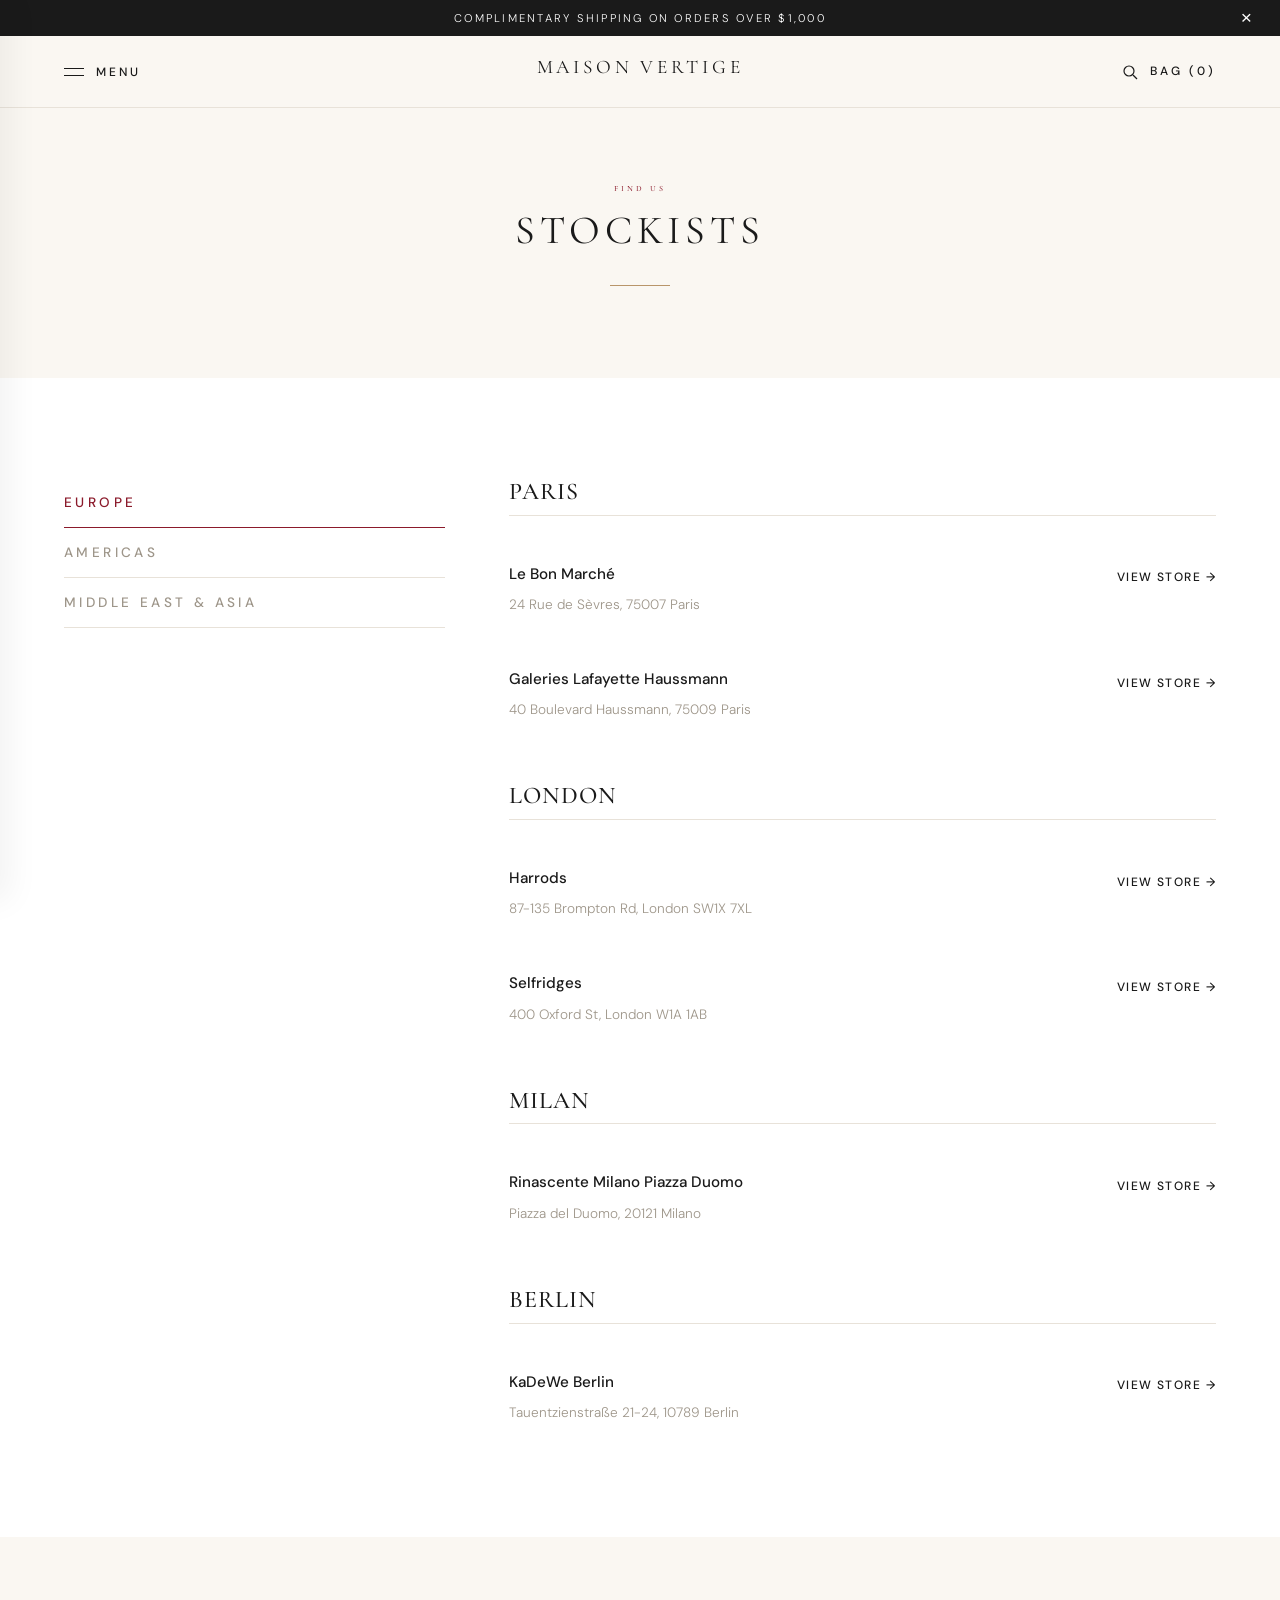
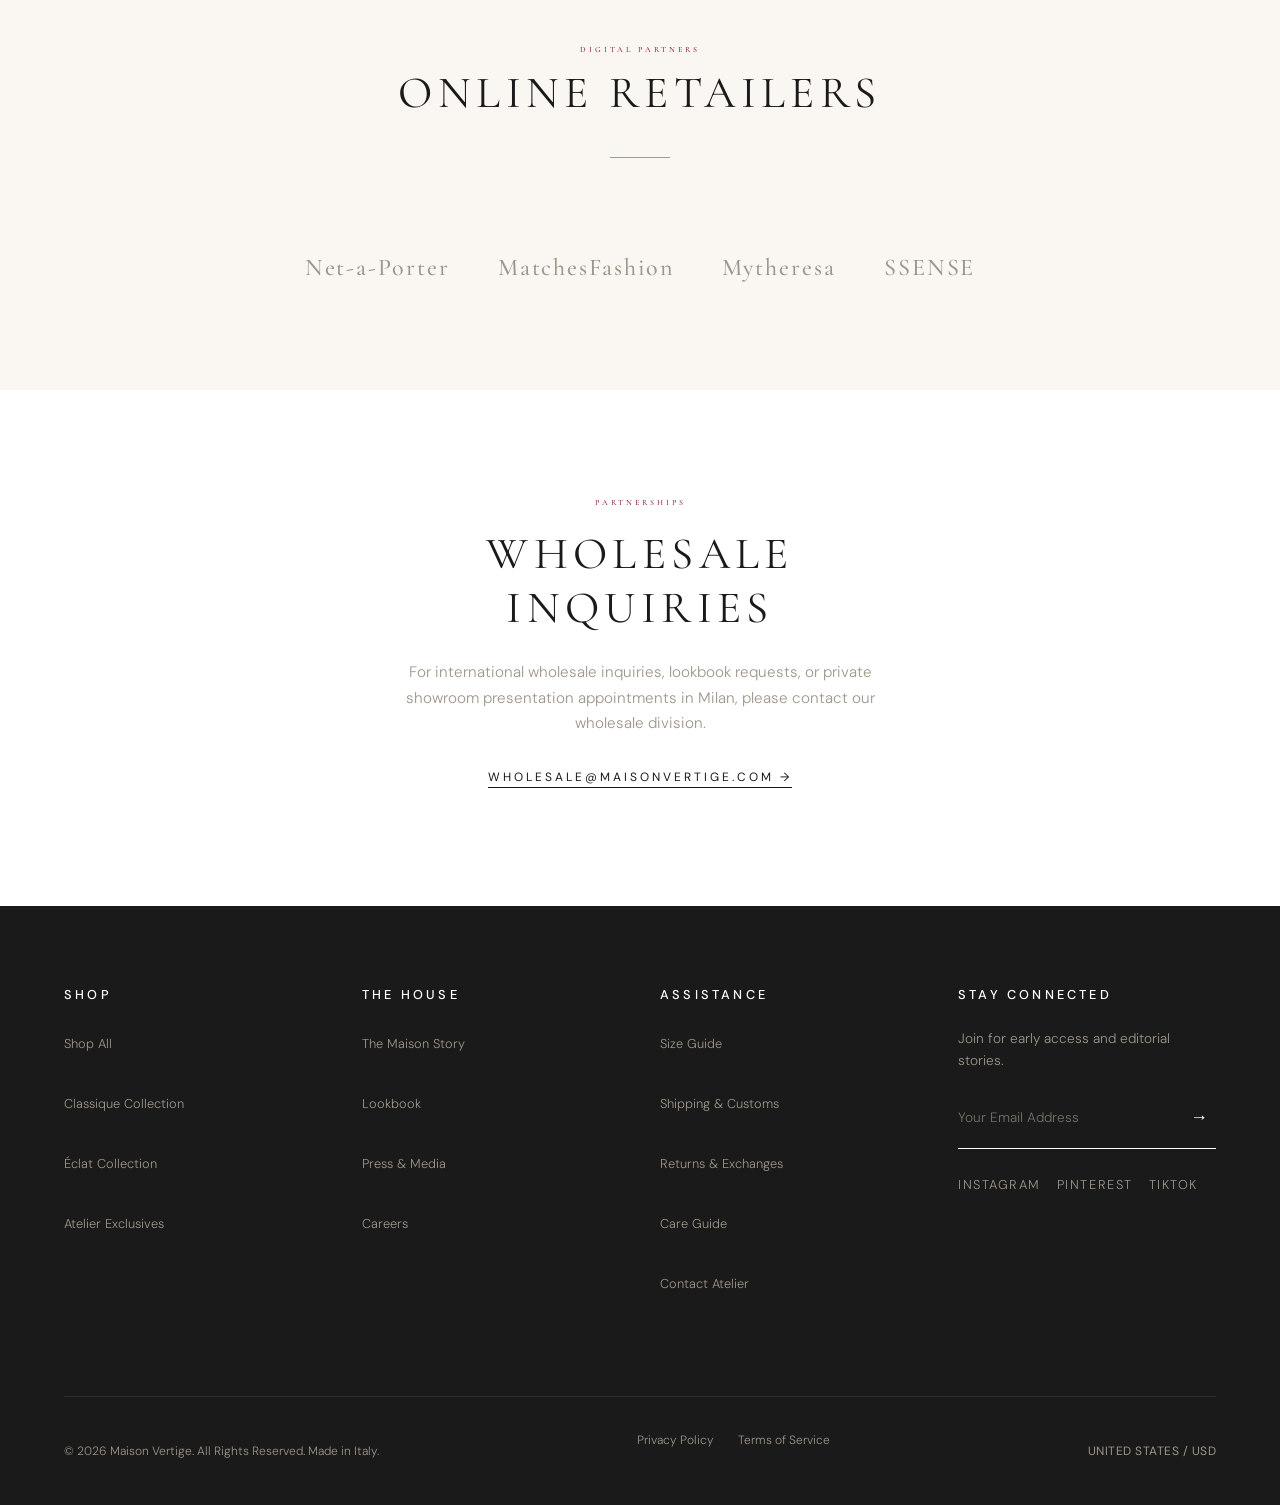
<file: stockists.html>
<!DOCTYPE html>
<html lang="en">
<head>
  <meta charset="UTF-8">
  <meta name="viewport" content="width=device-width, initial-scale=1.0">
  <title>Boutique Stockists | Maison Vertige — Luxury Italian Heels</title>
  <meta name="description" content="Locate Maison Vertige boutique stockists globally. Find our luxury Italian heels at Saks, Bergdorf Goodman, Harrods, and exclusive boutiques worldwide.">
  <meta name="robots" content="index, follow">
  <link rel="canonical" href="stockists.html">

  <!-- Open Graph / Facebook -->
  <meta property="og:type" content="website">
  <meta property="og:url" content="stockists.html">
  <meta property="og:title" content="Boutique Stockists | Maison Vertige — Luxury Italian Heels">
  <meta property="og:description" content="Locate Maison Vertige boutique stockists globally. Find our luxury Italian heels at Saks, Bergdorf Goodman, Harrods, and exclusive boutiques worldwide.">
  <meta property="og:image" content="assets/images/category_pumps.png">

  <!-- Twitter -->
  <meta property="twitter:card" content="summary_large_image">
  <meta property="twitter:url" content="stockists.html">
  <meta property="twitter:title" content="Boutique Stockists | Maison Vertige — Luxury Italian Heels">
  <meta property="twitter:description" content="Locate Maison Vertige boutique stockists globally. Find our luxury Italian heels at Saks, Bergdorf Goodman, Harrods, and exclusive boutiques worldwide.">
  <meta property="twitter:image" content="assets/images/category_pumps.png">

  <!-- Preconnect to Google Fonts -->
  <link rel="preconnect" href="https://fonts.googleapis.com">
  <link rel="preconnect" href="https://fonts.gstatic.com" crossorigin>

  <!-- Stylesheets -->
  <link rel="stylesheet" href="styles/global.css">
  <link rel="stylesheet" href="styles/components.css">
  <link rel="stylesheet" href="styles/pages/stockists.css">
</head>
<body>

  <!-- Accessibility Skip Link -->
  <a href="#main-content" class="skip-link">Skip to Content</a>

  <!-- Announcement Bar -->
  <div class="announcement-bar" id="announcementBar">
    <div class="announcement-text">Complimentary Shipping on Orders Over $1,000</div>
    <button class="announcement-close" aria-label="Close Announcement">&times;</button>
  </div>

  <!-- Header -->
  <header class="header-wrapper">
    <div class="main-header">
      <div class="header-left">
        <button class="hamburger-btn" aria-label="Open Menu" id="openMenuBtn" aria-expanded="false" aria-controls="sideDrawer">
          <span class="hamburger-icon">
            <span class="hamburger-line"></span>
            <span class="hamburger-line"></span>
          </span>
          <span>Menu</span>
        </button>
      </div>
      <div class="header-center">
        <a href="index.html" class="brand-logo" aria-label="Maison Vertige Home">Maison Vertige</a>
      </div>
      <div class="header-right">
        <button class="search-btn" aria-label="Search Catalog">
          <svg class="search-icon" width="16" height="16" viewBox="0 0 16 16" fill="none" stroke="currentColor" stroke-width="1.2">
            <circle cx="7" cy="7" r="5"></circle>
            <line x1="11" y1="11" x2="15" y2="15"></line>
          </svg>
        </button>
        <a href="#" class="bag-btn" aria-label="Shopping Bag, 0 items">
          <span>Bag (0)</span>
        </a>
      </div>
    </div>
  </header>

  <!-- Side Drawer Navigation -->
  <div class="drawer-overlay" id="drawerOverlay"></div>
  <nav class="side-drawer" id="sideDrawer" aria-label="Main Navigation">
    <button class="drawer-close" id="closeDrawerBtn" aria-label="Close Menu">&times;</button>
    
    <div class="drawer-nav">
      <a href="shop.html" class="drawer-link border-draw-hover">Shop All</a>
      <a href="shop.html" class="drawer-link border-draw-hover">Classique</a>
      <a href="shop.html" class="drawer-link border-draw-hover">Éclat</a>
      <a href="shop.html" class="drawer-link border-draw-hover">Atelier</a>
      <a href="about.html" class="drawer-link border-draw-hover">The Maison</a>
      <a href="lookbook.html" class="drawer-link border-draw-hover">Lookbook</a>
      <a href="size-guide.html" class="drawer-link border-draw-hover">Size Guide</a>
    </div>

    <hr class="drawer-divider">

    <div class="drawer-sub-nav">
      <a href="stockists.html" class="drawer-sub-link">Stockists</a>
      <a href="contact.html" class="drawer-sub-link">Contact</a>
      <a href="#" class="drawer-sub-link">Shipping & Returns</a>
      <a href="#" class="drawer-sub-link">Care Guide</a>
    </div>

    <div class="drawer-footer">
      <div class="drawer-socials">
        <a href="#" class="drawer-social-link" aria-label="Instagram">Instagram</a>
        <a href="#" class="drawer-social-link" aria-label="Pinterest">Pinterest</a>
        <a href="#" class="drawer-social-link" aria-label="TikTok">TikTok</a>
      </div>
    </div>
  </nav>

  <!-- Main Content -->
  <main id="main-content">
    
    <!-- Hero Banner -->
    <section class="stockists-hero">
      <span class="label">Find Us</span>
      <h1>Stockists</h1>
      <div class="divider-gold"></div>
    </section>

    <!-- Stockist Tabs & List Section -->
    <section class="stockists-section section-spacing" aria-label="Stockist Locations Filter">
      <div class="container stockists-grid">
        
        <!-- Left: Region Tabs -->
        <div class="stockist-tabs-col" role="tablist" aria-label="Retailer Regions">
          <button class="stockist-tab-btn active" id="tab-europe" role="tab" aria-selected="true" aria-controls="region-europe" data-region="europe">Europe</button>
          <button class="stockist-tab-btn" id="tab-americas" role="tab" aria-selected="false" aria-controls="region-americas" data-region="americas">Americas</button>
          <button class="stockist-tab-btn" id="tab-mea" role="tab" aria-selected="false" aria-controls="region-mea" data-region="mea">Middle East & Asia</button>
        </div>

        <!-- Right: Stores List -->
        <div class="stockist-content-col">
          
          <!-- Europe region content -->
          <div class="stockist-region-content active" id="region-europe" role="tabpanel" aria-labelledby="tab-europe">
            
            <div class="stockist-city-group">
              <h2 class="stockist-city-title">Paris</h2>
              <div class="stockist-store-entry">
                <div class="stockist-store-left">
                  <span class="stockist-store-name">Le Bon Marché</span>
                  <span class="stockist-store-address">24 Rue de Sèvres, 75007 Paris</span>
                </div>
                <a href="#" class="stockist-view-link" aria-label="View Le Bon Marché Paris location on map" onclick="event.preventDefault(); alert('Redirecting to Google Maps...');">View Store &rarr;</a>
              </div>
              <div class="stockist-store-entry">
                <div class="stockist-store-left">
                  <span class="stockist-store-name">Galeries Lafayette Haussmann</span>
                  <span class="stockist-store-address">40 Boulevard Haussmann, 75009 Paris</span>
                </div>
                <a href="#" class="stockist-view-link" aria-label="View Galeries Lafayette Haussmann Paris location on map" onclick="event.preventDefault(); alert('Redirecting to Google Maps...');">View Store &rarr;</a>
              </div>
            </div>

            <div class="stockist-city-group">
              <h2 class="stockist-city-title">London</h2>
              <div class="stockist-store-entry">
                <div class="stockist-store-left">
                  <span class="stockist-store-name">Harrods</span>
                  <span class="stockist-store-address">87-135 Brompton Rd, London SW1X 7XL</span>
                </div>
                <a href="#" class="stockist-view-link" aria-label="View Harrods London location on map" onclick="event.preventDefault(); alert('Redirecting to Google Maps...');">View Store &rarr;</a>
              </div>
              <div class="stockist-store-entry">
                <div class="stockist-store-left">
                  <span class="stockist-store-name">Selfridges</span>
                  <span class="stockist-store-address">400 Oxford St, London W1A 1AB</span>
                </div>
                <a href="#" class="stockist-view-link" aria-label="View Selfridges London location on map" onclick="event.preventDefault(); alert('Redirecting to Google Maps...');">View Store &rarr;</a>
              </div>
            </div>

            <div class="stockist-city-group">
              <h2 class="stockist-city-title">Milan</h2>
              <div class="stockist-store-entry">
                <div class="stockist-store-left">
                  <span class="stockist-store-name">Rinascente Milano Piazza Duomo</span>
                  <span class="stockist-store-address">Piazza del Duomo, 20121 Milano</span>
                </div>
                <a href="#" class="stockist-view-link" aria-label="View Rinascente Milano location on map" onclick="event.preventDefault(); alert('Redirecting to Google Maps...');">View Store &rarr;</a>
              </div>
            </div>

            <div class="stockist-city-group">
              <h2 class="stockist-city-title">Berlin</h2>
              <div class="stockist-store-entry">
                <div class="stockist-store-left">
                  <span class="stockist-store-name">KaDeWe Berlin</span>
                  <span class="stockist-store-address">Tauentzienstraße 21-24, 10789 Berlin</span>
                </div>
                <a href="#" class="stockist-view-link" aria-label="View KaDeWe Berlin location on map" onclick="event.preventDefault(); alert('Redirecting to Google Maps...');">View Store &rarr;</a>
              </div>
            </div>

          </div>

          <!-- Americas region content -->
          <div class="stockist-region-content" id="region-americas" role="tabpanel" aria-labelledby="tab-americas" style="display:none;">
            
            <div class="stockist-city-group">
              <h2 class="stockist-city-title">New York</h2>
              <div class="stockist-store-entry">
                <div class="stockist-store-left">
                  <span class="stockist-store-name">Bergdorf Goodman</span>
                  <span class="stockist-store-address">754 5th Ave, New York, NY 10019</span>
                </div>
                <a href="#" class="stockist-view-link" aria-label="View Bergdorf Goodman New York location on map" onclick="event.preventDefault(); alert('Redirecting to Google Maps...');">View Store &rarr;</a>
              </div>
              <div class="stockist-store-entry">
                <div class="stockist-store-left">
                  <span class="stockist-store-name">Saks Fifth Avenue Flagship</span>
                  <span class="stockist-store-address">611 5th Ave, New York, NY 10022</span>
                </div>
                <a href="#" class="stockist-view-link" aria-label="View Saks Fifth Avenue New York location on map" onclick="event.preventDefault(); alert('Redirecting to Google Maps...');">View Store &rarr;</a>
              </div>
            </div>

            <div class="stockist-city-group">
              <h2 class="stockist-city-title">Los Angeles</h2>
              <div class="stockist-store-entry">
                <div class="stockist-store-left">
                  <span class="stockist-store-name">Maxfield LA</span>
                  <span class="stockist-store-address">8825 Melrose Ave, Los Angeles, CA 90069</span>
                </div>
                <a href="#" class="stockist-view-link" aria-label="View Maxfield Los Angeles location on map" onclick="event.preventDefault(); alert('Redirecting to Google Maps...');">View Store &rarr;</a>
              </div>
            </div>

            <div class="stockist-city-group">
              <h2 class="stockist-city-title">Miami</h2>
              <div class="stockist-store-entry">
                <div class="stockist-store-left">
                  <span class="stockist-store-name">Bal Harbour Shops</span>
                  <span class="stockist-store-address">9700 Collins Ave, Bal Harbour, FL 33154</span>
                </div>
                <a href="#" class="stockist-view-link" aria-label="View Bal Harbour Shops Miami location on map" onclick="event.preventDefault(); alert('Redirecting to Google Maps...');">View Store &rarr;</a>
              </div>
            </div>

          </div>

          <!-- Middle East & Asia region content -->
          <div class="stockist-region-content" id="region-mea" role="tabpanel" aria-labelledby="tab-mea" style="display:none;">
            
            <div class="stockist-city-group">
              <h2 class="stockist-city-title">Dubai</h2>
              <div class="stockist-store-entry">
                <div class="stockist-store-left">
                  <span class="stockist-store-name">Harvey Nichols Dubai</span>
                  <span class="stockist-store-address">Mall of the Emirates, Sheikh Zayed Rd, Dubai</span>
                </div>
                <a href="#" class="stockist-view-link" aria-label="View Harvey Nichols Dubai location on map" onclick="event.preventDefault(); alert('Redirecting to Google Maps...');">View Store &rarr;</a>
              </div>
            </div>

            <div class="stockist-city-group">
              <h2 class="stockist-city-title">Tokyo</h2>
              <div class="stockist-store-entry">
                <div class="stockist-store-left">
                  <span class="stockist-store-name">Isetan Shinjuku Store</span>
                  <span class="stockist-store-address">3-14-1 Shinjuku, Tokyo 160-0022</span>
                </div>
                <a href="#" class="stockist-view-link" aria-label="View Isetan Tokyo location on map" onclick="event.preventDefault(); alert('Redirecting to Google Maps...');">View Store &rarr;</a>
              </div>
            </div>

            <div class="stockist-city-group">
              <h2 class="stockist-city-title">Hong Kong</h2>
              <div class="stockist-store-entry">
                <div class="stockist-store-left">
                  <span class="stockist-store-name">Lane Crawford IFC Mall</span>
                  <span class="stockist-store-address">8 Finance St, Central, Hong Kong</span>
                </div>
                <a href="#" class="stockist-view-link" aria-label="View Lane Crawford Hong Kong location on map" onclick="event.preventDefault(); alert('Redirecting to Google Maps...');">View Store &rarr;</a>
              </div>
            </div>

          </div>

        </div>

      </div>
    </section>

    <!-- Online Retailers -->
    <section class="online-retailers-section section-spacing" aria-label="Authorized online retailers">
      <div class="container">
        <div class="section-header reveal">
          <span class="label">Digital Partners</span>
          <h2>Online Retailers</h2>
          <div class="divider-gold"></div>
        </div>

        <div class="retailers-row reveal">
          <a href="#" class="retailer-link" aria-label="Shop Maison Vertige at Net-a-Porter" onclick="event.preventDefault(); alert('Opening Net-a-Porter...');">Net-a-Porter</a>
          <a href="#" class="retailer-link" aria-label="Shop Maison Vertige at MatchesFashion" onclick="event.preventDefault(); alert('Opening MatchesFashion...');">MatchesFashion</a>
          <a href="#" class="retailer-link" aria-label="Shop Maison Vertige at Mytheresa" onclick="event.preventDefault(); alert('Opening Mytheresa...');">Mytheresa</a>
          <a href="#" class="retailer-link" aria-label="Shop Maison Vertige at SSENSE" onclick="event.preventDefault(); alert('Opening SSENSE...');">SSENSE</a>
        </div>
      </div>
    </section>

    <!-- Wholesale Section -->
    <section class="wholesale-section section-spacing">
      <div class="container">
        <div class="wholesale-box reveal">
          <span class="label" style="margin-bottom: var(--space-16); display: block;">Partnerships</span>
          <h2 style="margin-bottom: var(--space-24);">Wholesale Inquiries</h2>
          <p class="wholesale-text">For international wholesale inquiries, lookbook requests, or private showroom presentation appointments in Milan, please contact our wholesale division.</p>
          <a href="mailto:wholesale@maisonvertige.com" class="btn-text">wholesale@maisonvertige.com &rarr;</a>
        </div>
      </div>
    </section>

  </main>

  <!-- Footer -->
  <footer class="site-footer">
    <div class="container">
      <div class="footer-columns">
        <div class="footer-col">
          <h4 class="footer-col-title">Shop</h4>
          <ul class="footer-links">
            <li><a href="shop.html" class="footer-link">Shop All</a></li>
            <li><a href="shop.html" class="footer-link">Classique Collection</a></li>
            <li><a href="shop.html" class="footer-link">Éclat Collection</a></li>
            <li><a href="shop.html" class="footer-link">Atelier Exclusives</a></li>
          </ul>
        </div>
        
        <div class="footer-col">
          <h4 class="footer-col-title">The House</h4>
          <ul class="footer-links">
            <li><a href="about.html" class="footer-link">The Maison Story</a></li>
            <li><a href="lookbook.html" class="footer-link">Lookbook</a></li>
            <li><a href="#" class="footer-link">Press & Media</a></li>
            <li><a href="#" class="footer-link">Careers</a></li>
          </ul>
        </div>

        <div class="footer-col">
          <h4 class="footer-col-title">Assistance</h4>
          <ul class="footer-links">
            <li><a href="size-guide.html" class="footer-link">Size Guide</a></li>
            <li><a href="#" class="footer-link">Shipping & Customs</a></li>
            <li><a href="#" class="footer-link">Returns & Exchanges</a></li>
            <li><a href="#" class="footer-link">Care Guide</a></li>
            <li><a href="contact.html" class="footer-link">Contact Atelier</a></li>
          </ul>
        </div>

        <div class="footer-col">
          <h4 class="footer-col-title">Stay Connected</h4>
          <p class="footer-text">Join for early access and editorial stories.</p>
          <form class="footer-newsletter-form" onsubmit="event.preventDefault(); alert('Subscribed'); this.reset();">
            <label for="newsletter-email-footer" class="form-label" style="display:none;">Email Address</label>
            <input type="email" id="newsletter-email-footer" placeholder="Your Email Address" class="footer-email-input" required aria-label="Footer Email">
            <button type="submit" class="footer-submit-btn" aria-label="Submit Email Address">
              &rarr;
            </button>
          </form>
          <div class="footer-socials">
            <a href="https://www.instagram.com/maisonvertige" class="footer-social-link" aria-label="Follow us on Instagram">Instagram</a>
            <a href="https://www.pinterest.com/maisonvertige" class="footer-social-link" aria-label="Follow us on Pinterest">Pinterest</a>
            <a href="https://www.tiktok.com/@maisonvertige" class="footer-social-link" aria-label="Follow us on TikTok">TikTok</a>
          </div>
        </div>
      </div>

      <div class="footer-bottom">
        <div class="footer-copyright">
          &copy; 2026 Maison Vertige. All Rights Reserved. Made in Italy.
        </div>
        <div class="footer-meta-links">
          <a href="#" class="footer-meta-link">Privacy Policy</a>
          <a href="#" class="footer-meta-link">Terms of Service</a>
        </div>
        <div class="footer-country-selector" role="button" tabindex="0" aria-label="Select Country and Currency">
          <span>United States / USD</span>
        </div>
      </div>
    </div>
  </footer>

  <!-- Scripts -->
  <script src="scripts/main.js" defer></script>
  <script src="scripts/stockists.js" defer></script>

</body>
</html>
</file>
<file: styles/global.css>
/* Maison Vertige - Luxury Design System */
@import url('https://fonts.googleapis.com/css2?family=Cormorant+Garamond:ital,wght@0,400;0,500;0,600;1,400;1,500;1,600&family=Cormorant+SC:wght@500&family=DM+Sans:wght@300;400;500&display=swap');

/* --- CUSTOM PROPERTIES --- */
:root {
  /* Colors */
  --bg: #FAF7F2;          /* warm ivory */
  --surface: #FFFFFF;     /* white */
  --dark: #1A1A1A;        /* black */
  --accent: #8B1A2B;      /* deep burgundy */
  --gold: #B8956A;        /* brushed gold */
  --muted: #9E968A;       /* warm taupe */
  --border: #E8E2D9;      /* soft sand */
  --overlay: rgba(26, 26, 26, 0.85);

  /* Fonts */
  --font-serif: 'Cormorant Garamond', Georgia, serif;
  --font-sans: 'DM Sans', sans-serif;
  --font-sc: 'Cormorant SC', serif;

  /* Spacing */
  --space-4: 4px;
  --space-8: 8px;
  --space-12: 12px;
  --space-16: 16px;
  --space-24: 24px;
  --space-32: 32px;
  --space-48: 48px;
  --space-64: 64px;
  --space-80: 80px;
  --space-120: 120px;

  /* Letter Spacing */
  --tracking-tight: 0.01em;
  --tracking-normal: 0.04em;
  --tracking-wide: 0.12em;
  --tracking-ultra: 0.25em;

  /* Transitions */
  --transition-slow: 0.7s cubic-bezier(0.25, 0.1, 0.25, 1);
  --transition-normal: 0.4s ease;
  --transition-fast: 0.25s ease;
}

/* --- RESET & BOX-SIZING --- */
*, *::before, *::after {
  box-sizing: border-box;
  margin: 0;
  padding: 0;
  border-radius: 0 !important; /* ZERO border-radius anywhere */
}

html {
  font-size: 16px;
  scroll-behavior: smooth;
}

body {
  background-color: var(--bg);
  color: var(--dark);
  font-family: var(--font-sans);
  font-weight: 300;
  line-height: 1.85;
  -webkit-font-smoothing: antialiased;
  -moz-osx-font-smoothing: grayscale;
  overflow-x: hidden;
  opacity: 0;
  animation: bodyFadeIn 0.5s ease forwards;
}

@keyframes bodyFadeIn {
  to {
    opacity: 1;
  }
}

/* --- SELECTION --- */
::selection {
  background-color: var(--accent);
  color: var(--surface);
}

/* --- SCROLLBAR --- */
::-webkit-scrollbar {
  width: 6px;
  height: 6px;
}

::-webkit-scrollbar-track {
  background: var(--bg);
}

::-webkit-scrollbar-thumb {
  background: var(--gold);
}

::-webkit-scrollbar-thumb:hover {
  background: var(--accent);
}

/* --- TYPOGRAPHY --- */
h1, .h1 {
  font-family: var(--font-serif);
  font-size: 4rem;
  font-weight: 400;
  line-height: 1.15;
  letter-spacing: var(--tracking-wide);
  text-transform: uppercase;
  color: var(--dark);
}

h2, .h2 {
  font-family: var(--font-serif);
  font-size: 2.8rem;
  font-weight: 400;
  line-height: 1.2;
  letter-spacing: var(--tracking-wide);
  text-transform: uppercase;
  color: var(--dark);
}

h3, .h3 {
  font-family: var(--font-serif);
  font-size: 1.8rem;
  font-weight: 500;
  line-height: 1.3;
  letter-spacing: var(--tracking-normal);
  color: var(--dark);
}

h4, .h4 {
  font-family: var(--font-sans);
  font-size: 0.8rem;
  font-weight: 500;
  line-height: 1.4;
  letter-spacing: var(--tracking-ultra);
  text-transform: uppercase;
  color: var(--dark);
}

p {
  font-family: var(--font-sans);
  font-size: 1rem;
  font-weight: 300;
  line-height: 1.85;
  color: var(--dark);
}

small, .small {
  font-family: var(--font-sans);
  font-size: 0.75rem;
  font-weight: 400;
  letter-spacing: 0.15em;
  text-transform: uppercase;
  color: var(--muted);
}

blockquote, .blockquote {
  font-family: var(--font-serif);
  font-style: italic;
  font-size: 1.4rem;
  line-height: 1.6;
  padding-left: var(--space-24);
  border-left: 1px solid var(--accent);
  color: var(--dark);
  margin: var(--space-32) 0;
}

/* --- UTILITIES --- */
.container {
  max-width: 1340px;
  margin: 0 auto;
  padding: 0 var(--space-64);
  width: 100%;
}

.label {
  font-family: var(--font-sc);
  font-variant: all-small-caps;
  letter-spacing: var(--tracking-ultra);
  color: var(--accent);
  font-size: 0.75rem;
  font-weight: 500;
}

.divider {
  border: none;
  border-top: 1px solid var(--border);
  width: 60px;
  margin: var(--space-24) auto;
}

.divider-gold {
  border: none;
  border-top: 1px solid var(--gold);
  width: 60px;
  margin: var(--space-24) auto;
}

.section-spacing {
  padding: 100px 0;
}

.text-accent {
  color: var(--accent) !important;
}

.text-gold {
  color: var(--gold) !important;
}

.text-muted {
  color: var(--muted) !important;
}

/* Grids */
.grid-2 {
  display: grid;
  grid-template-columns: repeat(2, 1fr);
  gap: 40px;
}

.grid-3 {
  display: grid;
  grid-template-columns: repeat(3, 1fr);
  gap: 32px;
}

.grid-4 {
  display: grid;
  grid-template-columns: repeat(4, 1fr);
  gap: 24px;
}

@media (max-width: 991px) {
  .grid-3, .grid-4 {
    grid-template-columns: repeat(2, 1fr);
    gap: 24px;
  }
  .container {
    padding: 0 var(--space-32);
  }
}

@media (max-width: 767px) {
  .grid-4, .grid-3 {
    grid-template-columns: repeat(2, 1fr);
    gap: 16px; /* smaller gap on mobile */
  }
  .grid-2 {
    grid-template-columns: 1fr;
    gap: 24px;
  }
  html {
    font-size: 14px;
  }
  h1, .h1 {
    font-size: 2.3rem !important; /* Prevents long words like 'COLLECTION' from overflowing */
  }
  h2, .h2 {
    font-size: 1.8rem !important;
  }
  h3, .h3 {
    font-size: 1.4rem !important;
  }
  .container {
    padding: 0 var(--space-24) !important; /* 24px container padding on mobile */
  }
  .section-spacing {
    padding: 56px 0 !important; /* 56px spacing on mobile */
  }
}

/* Touch Targets minimum sizing */
button, 
a, 
input, 
select, 
textarea, 
.size-option, 
.color-swatch-wrapper {
  min-height: 44px; /* Ensure touch target compliance */
}

/* Animations Trigger Class */
.reveal {
  opacity: 0;
  transform: translateY(30px);
  transition: opacity var(--transition-slow), transform var(--transition-slow);
}

.reveal.active {
  opacity: 1;
  transform: translateY(0);
}

/* --- ANIMATION KEYFRAMES --- */
@keyframes fadeReveal {
  from {
    opacity: 0;
    transform: translateY(30px);
  }
  to {
    opacity: 1;
    transform: translateY(0);
  }
}

@keyframes slideFromLeft {
  from {
    opacity: 0;
    transform: translateX(-40px);
  }
  to {
    opacity: 1;
    transform: translateX(0);
  }
}

@keyframes slideFromRight {
  from {
    opacity: 0;
    transform: translateX(40px);
  }
  to {
    opacity: 1;
    transform: translateX(0);
  }
}

@keyframes scaleReveal {
  from {
    opacity: 0;
    transform: scale(0.97);
  }
  to {
    opacity: 1;
    transform: scale(1);
  }
}

@keyframes imageZoom {
  from {
    transform: scale(1);
  }
  to {
    transform: scale(1.04);
  }
}

@keyframes borderDraw {
  from {
    transform: scaleX(0);
  }
  to {
    transform: scaleX(1);
  }
}

/* Hover Zoom Class */
.zoom-container {
  overflow: hidden;
}

.zoom-image {
  transition: transform 12s cubic-bezier(0.25, 0.1, 0.25, 1);
}

.zoom-container:hover .zoom-image {
  transform: scale(1.04);
}

/* Border Draw Link Underline Utility */
.border-draw-hover {
  position: relative;
  text-decoration: none;
}

.border-draw-hover::after {
  content: '';
  position: absolute;
  bottom: -2px;
  left: 0;
  width: 100%;
  height: 1px;
  background-color: currentColor;
  transform: scaleX(0);
  transform-origin: left;
  transition: transform var(--transition-normal);
}

.border-draw-hover:hover::after {
  transform: scaleX(1);
}

/* Skip to content link for accessibility */
.skip-link {
  position: absolute;
  top: -100px;
  left: 0;
  background-color: var(--accent);
  color: var(--surface);
  padding: 12px 24px;
  z-index: 9999;
  font-family: var(--font-sans);
  font-size: 0.8rem;
  letter-spacing: var(--tracking-wide);
  text-transform: uppercase;
  text-decoration: none;
  transition: top 0.2s ease;
}

.skip-link:focus {
  top: 0;
}

/* Global Focus outline standard */
:focus-visible {
  outline: 2px solid var(--accent) !important;
  outline-offset: 2px !important;
}

/* --- prefers-reduced-motion --- */
@media (prefers-reduced-motion: reduce) {
  *, *::before, *::after {
    animation-delay: -1ms !important;
    animation-duration: 1ms !important;
    animation-iteration-count: 1 !important;
    background-attachment: initial !important;
    scroll-behavior: auto !important;
    transition-duration: 0s !important;
    transition-delay: 0s !important;
  }
}
</file>
<file: styles/components.css>
/* --- ANNOUNCEMENT BAR --- */
.announcement-bar {
  height: 36px;
  background-color: var(--dark);
  color: var(--surface);
  display: flex;
  align-items: center;
  justify-content: center;
  position: relative;
  padding: 0 var(--space-48);
  z-index: 110;
  transition: height var(--transition-normal), opacity var(--transition-normal);
}

.announcement-text {
  font-family: var(--font-sans);
  font-weight: 300;
  font-size: 0.7rem;
  letter-spacing: 0.2em;
  text-transform: uppercase;
  text-align: center;
  white-space: nowrap;
  overflow: hidden;
  text-overflow: ellipsis;
  min-width: 0; /* Prevents overflow in flexbox on mobile viewports */
}

.announcement-close {
  position: absolute;
  right: var(--space-24);
  background: none;
  border: none;
  color: var(--surface);
  font-size: 1.2rem;
  cursor: pointer;
  display: flex;
  align-items: center;
  justify-content: center;
  padding: var(--space-4);
  transition: opacity var(--transition-fast);
}

.announcement-close:hover {
  opacity: 0.7;
}

.announcement-bar.hidden {
  height: 0;
  opacity: 0;
  overflow: hidden;
  pointer-events: none;
}

/* --- MAIN HEADER --- */
.header-wrapper {
  position: sticky;
  top: 0;
  z-index: 100;
  width: 100%;
}

.main-header {
  height: 72px;
  background-color: var(--bg);
  border-bottom: 1px solid var(--border);
  display: flex;
  align-items: center;
  justify-content: space-between;
  padding: 0 var(--space-64);
  transition: background-color var(--transition-normal), box-shadow var(--transition-normal);
}

.main-header.scrolled {
  box-shadow: 0 4px 20px rgba(0, 0, 0, 0.04);
  background-color: var(--surface);
}

/* Three-part Layout */
.header-left, .header-right {
  display: flex;
  align-items: center;
  gap: var(--space-12);
  flex: 1;
  min-width: 0;
}

.header-center {
  display: flex;
  align-items: center;
  justify-content: center;
  flex: 2;
  min-width: 0;
}

.header-right {
  justify-content: flex-end;
}

/* Left: Hamburger + Menu */
.hamburger-btn {
  background: none;
  border: none;
  cursor: pointer;
  display: flex;
  align-items: center;
  gap: var(--space-12);
  color: var(--dark);
  font-family: var(--font-sans);
  font-size: 0.75rem;
  font-weight: 500;
  letter-spacing: var(--tracking-ultra);
  text-transform: uppercase;
  padding: var(--space-8) 0;
}

.hamburger-icon {
  display: flex;
  flex-direction: column;
  justify-content: space-between;
  width: 20px;
  height: 8px; /* Wide spacing, thin lines */
}

.hamburger-line {
  display: block;
  width: 100%;
  height: 1px;
  background-color: var(--dark);
  transition: transform var(--transition-normal), opacity var(--transition-normal);
}

/* Center: Brand Logo */
.brand-logo {
  font-family: var(--font-serif);
  font-size: 1.2rem;
  font-weight: 400;
  letter-spacing: 0.2em;
  text-transform: uppercase;
  color: var(--dark);
  text-decoration: none;
  transition: color var(--transition-normal);
}

.brand-logo:hover {
  color: var(--accent);
}

/* Right: Search + Bag */
.search-btn, .bag-btn {
  background: none;
  border: none;
  cursor: pointer;
  display: flex;
  align-items: center;
  gap: var(--space-8);
  color: var(--dark);
  font-family: var(--font-sans);
  font-size: 0.75rem;
  font-weight: 500;
  letter-spacing: var(--tracking-ultra);
  text-transform: uppercase;
  text-decoration: none;
  padding: var(--space-8) 0;
}

.search-icon, .bag-icon {
  display: inline-block;
  vertical-align: middle;
}

/* --- SIDE DRAWER NAV --- */
.drawer-overlay {
  position: fixed;
  top: 0;
  left: 0;
  width: 100%;
  height: 100%;
  background-color: var(--overlay);
  opacity: 0;
  visibility: hidden;
  z-index: 120;
  transition: opacity var(--transition-slow), visibility var(--transition-slow);
}

.drawer-overlay.active {
  opacity: 1;
  visibility: visible;
}

.side-drawer {
  position: fixed;
  top: 0;
  left: -400px;
  width: 400px;
  height: 100%;
  background-color: var(--bg);
  z-index: 130;
  box-shadow: 10px 0 30px rgba(0, 0, 0, 0.05);
  display: flex;
  flex-direction: column;
  padding: var(--space-48) var(--space-48) var(--space-32) var(--space-48);
  transition: left var(--transition-slow);
  overflow-y: auto;
}

.side-drawer.active {
  left: 0;
}

.drawer-close {
  position: absolute;
  top: var(--space-24);
  right: var(--space-24);
  background: none;
  border: none;
  font-size: 1.5rem;
  color: var(--dark);
  cursor: pointer;
  display: flex;
  align-items: center;
  justify-content: center;
  width: 32px;
  height: 32px;
  transition: color var(--transition-fast);
}

.drawer-close:hover {
  color: var(--accent);
}

/* Nav Links Stacking */
.drawer-nav {
  margin-top: var(--space-48);
  display: flex;
  flex-direction: column;
  gap: var(--space-24);
}

.drawer-link {
  font-family: var(--font-serif);
  font-size: 1.5rem;
  font-weight: 400;
  text-transform: uppercase;
  letter-spacing: var(--tracking-wide);
  color: var(--dark);
  text-decoration: none;
  display: inline-block;
  align-self: flex-start;
  transition: color var(--transition-normal);
}

.drawer-link:hover {
  color: var(--accent);
}

/* Secondary Drawer Links */
.drawer-divider {
  border: none;
  border-top: 1px solid var(--border);
  margin: var(--space-32) 0;
  width: 100%;
}

.drawer-sub-nav {
  display: flex;
  flex-direction: column;
  gap: var(--space-16);
}

.drawer-sub-link {
  font-family: var(--font-sans);
  font-size: 0.8rem;
  font-weight: 400;
  letter-spacing: var(--tracking-normal);
  color: var(--muted);
  text-decoration: none;
  align-self: flex-start;
  transition: color var(--transition-normal);
}

.drawer-sub-link:hover {
  color: var(--dark);
}

/* Social & Footer details in Drawer */
.drawer-footer {
  margin-top: auto;
  padding-top: var(--space-48);
}

.drawer-socials {
  display: flex;
  gap: var(--space-24);
  margin-bottom: var(--space-16);
}

.drawer-social-link {
  color: var(--muted);
  font-family: var(--font-sans);
  font-size: 0.75rem;
  letter-spacing: var(--tracking-wide);
  text-decoration: none;
  text-transform: uppercase;
  transition: color var(--transition-normal);
}

.drawer-social-link:hover {
  color: var(--dark);
}

/* Mobile Responsiveness for side drawer */
@media (max-width: 576px) {
  .side-drawer {
    width: 100%;
    left: -100%;
    padding: var(--space-32) var(--space-24);
  }
  .main-header {
    padding: 0 var(--space-24);
  }
}

/* --- FOOTER --- */
.site-footer {
  background-color: var(--dark);
  color: #ECE7DF; /* Warm white text */
  padding: 80px 0 var(--space-32) 0;
  font-family: var(--font-sans);
}

.footer-columns {
  display: grid;
  grid-template-columns: repeat(4, 1fr);
  gap: 40px;
  margin-bottom: var(--space-80);
}

.footer-col-title {
  font-family: var(--font-sans);
  font-size: 0.8rem;
  font-weight: 500;
  letter-spacing: var(--tracking-ultra);
  text-transform: uppercase;
  color: var(--surface);
  margin-bottom: var(--space-24);
}

.footer-links {
  list-style: none;
  display: flex;
  flex-direction: column;
  gap: var(--space-12);
}

.footer-link {
  font-family: var(--font-sans);
  font-size: 0.8rem;
  font-weight: 300;
  color: var(--muted);
  text-decoration: none;
  transition: color var(--transition-normal);
  display: inline-block;
}

.footer-link:hover {
  color: var(--surface);
}

.footer-text {
  font-family: var(--font-sans);
  font-size: 0.85rem;
  font-weight: 300;
  color: var(--muted);
  margin-bottom: var(--space-24);
  line-height: 1.6;
}

/* Stay Connected Form */
.footer-newsletter-form {
  display: flex;
  align-items: center;
  border-bottom: 1px solid var(--surface);
  padding-bottom: var(--space-8);
  margin-bottom: var(--space-24);
}

.footer-email-input {
  background: none;
  border: none;
  color: var(--surface);
  font-family: var(--font-sans);
  font-size: 0.85rem;
  font-weight: 300;
  width: 100%;
  outline: none;
  min-width: 0; /* Prevents overflow of flex input on mobile viewports */
}

.footer-email-input::placeholder {
  color: var(--muted);
  opacity: 0.7;
}

.footer-submit-btn {
  background: none;
  border: none;
  color: var(--surface);
  cursor: pointer;
  font-size: 1.1rem;
  padding: 0 var(--space-8);
  display: flex;
  align-items: center;
  transition: color var(--transition-fast), transform var(--transition-fast);
}

.footer-submit-btn:hover {
  color: var(--gold);
  transform: translateX(3px);
}

.footer-socials {
  display: flex;
  gap: var(--space-16);
}

.footer-social-link {
  color: var(--muted);
  text-decoration: none;
  font-size: 0.8rem;
  text-transform: uppercase;
  letter-spacing: var(--tracking-wide);
  transition: color var(--transition-normal);
}

.footer-social-link:hover {
  color: var(--surface);
}

/* Footer Bottom */
.footer-bottom {
  border-top: 1px solid rgba(232, 226, 217, 0.1);
  padding-top: var(--space-32);
  display: flex;
  justify-content: space-between;
  align-items: center;
  flex-wrap: wrap;
  gap: var(--space-16);
}

.footer-copyright {
  font-size: 0.75rem;
  font-weight: 300;
  color: var(--muted);
}

.footer-meta-links {
  display: flex;
  gap: var(--space-24);
}

.footer-meta-link {
  font-size: 0.75rem;
  font-weight: 300;
  color: var(--muted);
  text-decoration: none;
  transition: color var(--transition-normal);
}

.footer-meta-link:hover {
  color: var(--surface);
}

.footer-country-selector {
  font-size: 0.75rem;
  font-weight: 400;
  color: var(--muted);
  cursor: pointer;
  display: flex;
  align-items: center;
  gap: var(--space-4);
  text-transform: uppercase;
  letter-spacing: var(--tracking-normal);
}

.footer-country-selector:hover {
  color: var(--surface);
}

@media (max-width: 991px) {
  .footer-columns {
    grid-template-columns: repeat(2, 1fr);
    gap: var(--space-48);
  }
}

@media (max-width: 576px) {
  .footer-columns {
    grid-template-columns: 1fr;
    gap: var(--space-32);
  }
  .footer-bottom {
    flex-direction: column;
    align-items: flex-start;
  }
}

/* --- BUTTONS --- */
.btn-primary {
  display: inline-block;
  background-color: var(--dark);
  color: var(--surface);
  font-family: var(--font-sans);
  font-weight: 400;
  font-size: 0.8rem;
  letter-spacing: var(--tracking-ultra);
  text-transform: uppercase;
  padding: 16px 40px;
  border: none;
  cursor: pointer;
  text-decoration: none;
  text-align: center;
  transition: background-color 0.3s ease, color 0.3s ease;
}

.btn-primary:hover {
  background-color: var(--accent);
}

.btn-outline {
  display: inline-block;
  background-color: transparent;
  color: var(--dark);
  font-family: var(--font-sans);
  font-weight: 400;
  font-size: 0.8rem;
  letter-spacing: var(--tracking-ultra);
  text-transform: uppercase;
  padding: 15px 39px; /* adjust for 1px border */
  border: 1px solid var(--dark);
  cursor: pointer;
  text-decoration: none;
  text-align: center;
  position: relative;
  overflow: hidden;
  z-index: 1;
  background-image: linear-gradient(to right, var(--dark) 50%, transparent 50%);
  background-size: 200% 100%;
  background-position: right bottom;
  transition: background-position 0.4s ease, color 0.4s ease, border-color 0.4s ease;
}

.btn-outline:hover {
  background-position: left bottom;
  color: var(--surface);
  border-color: var(--dark);
}

.btn-text {
  display: inline-block;
  background: none;
  border: none;
  color: var(--dark);
  font-family: var(--font-sans);
  font-weight: 400;
  font-size: 0.75rem;
  letter-spacing: var(--tracking-ultra);
  text-transform: uppercase;
  cursor: pointer;
  text-decoration: underline;
  text-underline-offset: 6px;
  text-decoration-color: var(--dark);
  text-decoration-thickness: 1px;
  padding: 4px 0;
  transition: text-decoration-color var(--transition-normal), color var(--transition-normal);
}

.btn-text:hover {
  text-decoration-color: var(--accent);
  color: var(--accent);
}

/* --- PRODUCT CARD --- */
.product-card {
  background-color: var(--surface);
  position: relative;
  display: flex;
  flex-direction: column;
  text-decoration: none;
  color: var(--dark);
}

.product-card-image-wrapper {
  aspect-ratio: 3 / 4;
  overflow: hidden;
  position: relative;
  width: 100%;
  background-color: #F5F2EC; /* Subtle placeholder background */
}

.product-card-image {
  width: 100%;
  height: 100%;
  object-fit: cover;
  transition: transform 0.6s cubic-bezier(0.25, 0.1, 0.25, 1);
}

.product-card:hover .product-card-image {
  transform: scale(1.04);
}

.product-card-info {
  display: flex;
  flex-direction: column;
  gap: 4px;
  margin-top: 12px;
}

.product-card-title {
  font-family: var(--font-serif);
  font-size: 1.1rem;
  font-weight: 500;
  color: var(--dark);
  transition: color var(--transition-normal);
}

.product-card:hover .product-card-title {
  color: var(--accent);
}

.product-card-material {
  font-family: var(--font-sans);
  font-size: 0.75rem;
  font-weight: 400;
  letter-spacing: var(--tracking-normal);
  color: var(--muted);
  text-transform: uppercase;
}

.product-card-price {
  font-family: var(--font-sans);
  font-size: 0.95rem;
  font-weight: 300;
  color: var(--dark);
}

/* --- SECTION HEADER --- */
.section-header {
  display: flex;
  flex-direction: column;
  align-items: center;
  text-align: center;
  margin-bottom: 64px;
}

.section-header .label {
  margin-bottom: var(--space-8);
}

.section-header h2 {
  margin-bottom: var(--space-12);
}

/* --- SIZE SELECTOR --- */
.size-selector {
  display: flex;
  flex-wrap: wrap;
  gap: 12px;
}

.size-option {
  width: 40px;
  height: 40px;
  border: 1px solid var(--dark);
  display: flex;
  align-items: center;
  justify-content: center;
  font-family: var(--font-sans);
  font-size: 0.85rem;
  font-weight: 400;
  color: var(--dark);
  cursor: pointer;
  transition: background-color var(--transition-fast), color var(--transition-fast), border-color var(--transition-fast);
}

.size-option:hover:not(.disabled):not(.active) {
  background-color: var(--dark);
  color: var(--surface);
}

.size-option.active {
  background-color: var(--accent);
  border-color: var(--accent);
  color: var(--surface);
}

.size-option.disabled {
  border-style: dashed;
  border-color: var(--border);
  color: var(--muted);
  text-decoration: line-through;
  cursor: not-allowed;
}

/* --- COLOR SWATCH --- */
.color-swatches {
  display: flex;
  gap: 16px;
}

.color-swatch-wrapper {
  position: relative;
  display: inline-block;
}

.color-swatch {
  width: 24px;
  height: 24px;
  border: 1px solid var(--dark);
  border-radius: 50% !important; /* Allow circle for color swatch specifically */
  cursor: pointer;
  display: block;
  background-size: cover;
  background-position: center;
  transition: box-shadow var(--transition-fast);
}

.color-swatch-wrapper.active .color-swatch {
  box-shadow: 0 0 0 2px var(--bg), 0 0 0 3px var(--dark);
}

/* Tooltip on hover */
.color-swatch-wrapper::after {
  content: attr(data-tooltip);
  position: absolute;
  bottom: 130%;
  left: 50%;
  transform: translateX(-50%) translateY(5px);
  background-color: var(--dark);
  color: var(--surface);
  font-family: var(--font-sans);
  font-size: 0.7rem;
  font-weight: 400;
  letter-spacing: var(--tracking-normal);
  padding: 4px 8px;
  white-space: nowrap;
  opacity: 0;
  visibility: hidden;
  transition: opacity var(--transition-fast), transform var(--transition-fast), visibility var(--transition-fast);
  z-index: 10;
}

.color-swatch-wrapper:hover::after {
  opacity: 1;
  visibility: visible;
  transform: translateX(-50%) translateY(0);
}

/* --- BREADCRUMB --- */
.breadcrumb {
  font-family: var(--font-sans);
  font-size: 0.75rem;
  font-weight: 400;
  letter-spacing: var(--tracking-normal);
  color: var(--muted);
  display: flex;
  align-items: center;
  gap: 8px;
}

.breadcrumb a {
  color: var(--muted);
  text-decoration: none;
  transition: color var(--transition-fast);
}

.breadcrumb a:hover {
  color: var(--dark);
}

.breadcrumb-separator {
  color: var(--border);
  user-select: none;
}

/* --- BADGE --- */
.badge {
  position: absolute;
  top: 12px;
  left: 12px;
  font-family: var(--font-sans);
  font-size: 0.7rem;
  font-weight: 500;
  letter-spacing: 0.15em;
  padding: 6px 12px;
  z-index: 2;
  text-transform: uppercase;
}

.badge-new {
  background-color: var(--accent);
  color: var(--surface);
}

.badge-last {
  background-color: var(--gold);
  color: var(--dark);
}

/* --- QUICK VIEW MODAL SKELETON --- */
.quick-view-modal {
  position: fixed;
  top: 0;
  left: 0;
  width: 100%;
  height: 100%;
  z-index: 200;
  display: flex;
  align-items: center;
  justify-content: center;
  opacity: 0;
  visibility: hidden;
  transition: opacity var(--transition-normal), visibility var(--transition-normal);
}

.quick-view-modal.active {
  opacity: 1;
  visibility: visible;
}

.quick-view-overlay {
  position: absolute;
  top: 0;
  left: 0;
  width: 100%;
  height: 100%;
  background-color: var(--overlay);
}

.quick-view-container {
  position: relative;
  background-color: var(--bg);
  width: 90%;
  max-width: 900px;
  max-height: 90%;
  overflow-y: auto;
  z-index: 10;
  display: grid;
  grid-template-columns: 1fr 1fr;
  transform: scale(0.95);
  transition: transform var(--transition-normal);
}

.quick-view-modal.active .quick-view-container {
  transform: scale(1);
}

.quick-view-close {
  position: absolute;
  top: var(--space-16);
  right: var(--space-16);
  background: none;
  border: none;
  font-size: 1.5rem;
  cursor: pointer;
  z-index: 12;
  color: var(--dark);
  transition: color var(--transition-fast);
}

.quick-view-close:hover {
  color: var(--accent);
}

.quick-view-media {
  background-color: #F5F2EC;
  position: relative;
}

.quick-view-img {
  width: 100%;
  height: 100%;
  object-fit: cover;
  aspect-ratio: 3 / 4;
}

.quick-view-details {
  padding: var(--space-48);
  display: flex;
  flex-direction: column;
  justify-content: center;
}

@media (max-width: 767px) {
  .quick-view-container {
    grid-template-columns: 1fr;
  }
  .quick-view-details {
    padding: var(--space-24);
  }
}

/* --- LAZY LOAD IMAGES --- */
.lazy-image-transition {
  opacity: 0;
  transition: opacity var(--transition-slow);
}

.lazy-image-transition.loaded {
  opacity: 1;
}

/* --- MOBILE & TABLET RESPONSIVENESS OVERRIDES --- */
@media (max-width: 991px) {
  .main-header {
    padding: 0 var(--space-32);
  }
  .brand-logo {
    font-size: 1.1rem;
    letter-spacing: 0.18em;
  }
}

@media (max-width: 767px) {
  /* Announcement Bar Overrides */
  .announcement-bar {
    padding: 0 var(--space-32) 0 var(--space-16);
  }
  .announcement-text {
    font-size: 0.65rem;
    letter-spacing: 0.1em;
  }
  .announcement-close {
    right: var(--space-12);
  }

  /* Main Header Overrides */
  .main-header {
    padding: 0 var(--space-24);
  }
  .brand-logo {
    font-size: 0.95rem;
    letter-spacing: 0.12em;
  }
  .hamburger-btn > span:not(.hamburger-icon) {
    display: none; /* Hide 'MENU' label on tiny screens to save space */
  }
  .bag-btn span {
    font-size: 0.7rem;
    letter-spacing: var(--tracking-normal);
  }

  /* Side Drawer Overrides */
  .side-drawer {
    width: 100%;
    left: -100%;
    padding: var(--space-48) var(--space-24) var(--space-32) var(--space-24);
  }
  .side-drawer.active {
    left: 0;
  }
}
</file>
<file: styles/pages/about.css>
/* --- ABOUT HERO --- */
.about-hero {
  position: relative;
  height: 70vh;
  min-height: 450px;
  width: 100%;
  overflow: hidden;
  display: flex;
  align-items: flex-end;
  justify-content: center;
  text-align: center;
  padding-bottom: var(--space-80);
}

.about-hero-bg {
  position: absolute;
  top: 0;
  left: 0;
  width: 100%;
  height: 100%;
  background-size: cover;
  background-position: center;
  z-index: 0;
}

.about-hero-overlay {
  position: absolute;
  top: 0;
  left: 0;
  width: 100%;
  height: 100%;
  background: linear-gradient(to top, rgba(26,26,26,0.85) 0%, rgba(26,26,26,0.3) 60%, transparent 100%);
  z-index: 1;
}

.about-hero-content {
  position: relative;
  z-index: 2;
  color: var(--surface);
  max-width: 600px;
  padding: 0 var(--space-24);
}

.about-hero-content .label {
  color: var(--gold) !important;
  margin-bottom: var(--space-16);
  display: block;
}

.about-hero-content h1 {
  color: var(--surface);
  margin-bottom: var(--space-24);
}

.about-hero-content .divider {
  border-top-color: rgba(232, 226, 217, 0.3);
  margin: var(--space-16) auto 0 auto;
}

/* --- BRAND STORY EDITORIAL BLOCKS --- */
.story-section {
  background-color: var(--surface);
}

.story-block {
  display: flex;
  align-items: center;
  margin-bottom: var(--space-120);
}

.story-block:last-child {
  margin-bottom: 0;
}

.story-block.reversed {
  flex-direction: row-reverse;
}

.story-img-col {
  width: 50%;
  padding: 0 var(--space-48);
  overflow: hidden;
}

.story-img-wrapper {
  aspect-ratio: 4 / 5;
  overflow: hidden;
  position: relative;
}

.story-img {
  width: 100%;
  height: 100%;
  object-fit: cover;
}

.story-text-col {
  width: 50%;
  padding: 0 8%;
}

.story-content {
  max-width: 480px;
}

.story-content .label {
  margin-bottom: var(--space-16);
  display: block;
}

.story-content h2 {
  margin-bottom: var(--space-24);
}

.story-content p {
  color: var(--muted);
  margin-bottom: var(--space-24);
}

.story-content p:last-child {
  margin-bottom: 0;
}

@media (max-width: 991px) {
  .story-block, .story-block.reversed {
    flex-direction: column-reverse;
    margin-bottom: var(--space-80);
  }
  .story-img-col, .story-text-col {
    width: 100%;
    padding: 0;
  }
  .story-img-col {
    margin-top: var(--space-32);
    height: 50vh;
  }
  .story-img-wrapper {
    height: 100%;
  }
}

/* --- CRAFTSMANSHIP PROCESS GRID --- */
.process-section {
  background-color: var(--bg);
}

.process-grid {
  display: flex;
  flex-direction: column;
  gap: var(--space-80);
  margin-top: var(--space-64);
}

.process-row {
  display: flex;
  align-items: center;
  gap: 64px;
}

.process-row:nth-child(even) {
  flex-direction: row-reverse;
}

.process-text-col {
  width: 50%;
}

.process-step-num {
  font-family: var(--font-serif);
  font-size: 3rem;
  color: var(--gold);
  line-height: 1;
  margin-bottom: var(--space-12);
}

.process-step-title {
  font-family: var(--font-serif);
  font-size: 1.8rem;
  font-weight: 500;
  margin-bottom: var(--space-16);
}

.process-step-desc {
  font-family: var(--font-sans);
  font-size: 0.95rem;
  color: var(--muted);
  line-height: 1.7;
}

.process-img-col {
  width: 50%;
  overflow: hidden;
}

.process-img-wrapper {
  aspect-ratio: 16 / 10;
  overflow: hidden;
}

.process-img {
  width: 100%;
  height: 100%;
  object-fit: cover;
  transition: transform 0.6s cubic-bezier(0.25, 0.1, 0.25, 1);
}

.process-row:hover .process-img {
  transform: scale(1.03);
}

@media (max-width: 991px) {
  .process-row, .process-row:nth-child(even) {
    flex-direction: column;
    gap: var(--space-24);
  }
  .process-text-col, .process-img-col {
    width: 100%;
  }
}

/* --- PULL QUOTE --- */
.pullquote-section {
  background-color: var(--surface);
  text-align: center;
  padding: 120px 0;
}

.pullquote-container {
  max-width: 750px;
  margin: 0 auto;
  padding: 0 var(--space-24);
}

.pullquote-line {
  width: 40px;
  height: 1px;
  background-color: var(--gold);
  margin: 0 auto;
}

.pullquote-text {
  font-family: var(--font-serif);
  font-style: italic;
  font-size: 1.6rem;
  color: var(--dark);
  line-height: 1.6;
  margin: var(--space-32) 0;
}

.pullquote-author {
  font-family: var(--font-sans);
  font-size: 0.75rem;
  font-weight: 500;
  letter-spacing: var(--tracking-ultra);
  text-transform: uppercase;
  color: var(--muted);
}

/* --- MATERIALS SCROLL STRIP --- */
.materials-section {
  background-color: var(--bg);
  border-top: 1px solid var(--border);
  border-bottom: 1px solid var(--border);
}

.materials-scroll-wrapper {
  overflow-x: auto;
  padding: var(--space-32) 0;
  scroll-snap-type: x mandatory;
  -webkit-overflow-scrolling: touch;
}

.materials-scroll-container {
  display: flex;
  gap: 48px;
  width: max-content;
  padding: 0 var(--space-64);
}

.material-swatch-card {
  text-align: center;
  width: 160px;
  scroll-snap-align: center;
}

.material-swatch-img {
  width: 80px;
  height: 80px;
  border-radius: 50% !important; /* Circle swatches */
  border: 1px solid var(--border);
  object-fit: cover;
  margin: 0 auto var(--space-16) auto;
  transition: transform var(--transition-normal);
}

.material-swatch-card:hover .material-swatch-img {
  transform: scale(1.08);
}

.material-swatch-name {
  font-family: var(--font-sans);
  font-size: 0.8rem;
  font-weight: 500;
  color: var(--dark);
  text-transform: uppercase;
  letter-spacing: var(--tracking-normal);
  line-height: 1.4;
  margin-bottom: 4px;
}

.material-swatch-origin {
  font-family: var(--font-sans);
  font-size: 0.7rem;
  color: var(--muted);
  letter-spacing: var(--tracking-wide);
  text-transform: uppercase;
}

@media (max-width: 767px) {
  .materials-scroll-container {
    padding: 0 var(--space-24);
    gap: 32px;
  }
}

/* --- STATS SECTION --- */
.stats-section {
  background-color: var(--surface);
  text-align: center;
}

.stats-grid {
  display: grid;
  grid-template-columns: repeat(4, 1fr);
  gap: 32px;
}

.stat-item {
  display: flex;
  flex-direction: column;
  align-items: center;
}

.stat-num {
  font-family: var(--font-serif);
  font-size: 4rem;
  color: var(--gold);
  line-height: 1.1;
  margin-bottom: var(--space-8);
  font-weight: 400;
}

.stat-label {
  font-family: var(--font-sans);
  font-size: 0.75rem;
  font-weight: 500;
  color: var(--muted);
  letter-spacing: var(--tracking-ultra);
  text-transform: uppercase;
}

@media (max-width: 767px) {
  .stats-grid {
    grid-template-columns: repeat(2, 1fr);
    gap: var(--space-48);
  }
}
</file>
<file: styles/pages/contact.css>
/* --- HERO BANNER --- */
.contact-hero {
  height: 30vh;
  min-height: 200px;
  background-color: var(--bg);
  display: flex;
  flex-direction: column;
  justify-content: center;
  align-items: center;
  text-align: center;
  padding: 0 var(--space-24);
}

.contact-hero h1 {
  font-size: 2.5rem;
  margin: var(--space-8) 0;
}

/* --- CONTACT GRID --- */
.contact-section {
  background-color: var(--surface);
}

.contact-grid {
  display: flex;
  gap: 80px;
}

/* Left: Form */
.contact-form-col {
  width: 55%;
}

.contact-form {
  display: flex;
  flex-direction: column;
  gap: var(--space-32);
}

.form-group {
  display: flex;
  flex-direction: column;
  position: relative;
}

.form-label {
  font-family: var(--font-sans);
  font-size: 0.75rem;
  font-weight: 500;
  letter-spacing: var(--tracking-wide);
  text-transform: uppercase;
  color: var(--muted);
  margin-bottom: 8px;
}

.form-input, .form-select, .form-textarea {
  background: none;
  border: none;
  border-bottom: 1px solid var(--dark);
  padding: 8px 0;
  font-family: var(--font-sans);
  font-size: 0.95rem;
  font-weight: 300;
  color: var(--dark);
  outline: none;
  width: 100%;
}

.form-textarea {
  resize: vertical;
  min-height: 120px;
}

.form-select {
  cursor: pointer;
  -webkit-appearance: none;
  -moz-appearance: none;
  appearance: none;
  background-image: url("data:image/svg+xml;utf8,<svg fill='black' height='24' viewBox='0 0 24 24' width='24' xmlns='http://www.w3.org/2000/svg'><path d='M7 10l5 5 5-5z'/><path d='M0 0h24v24H0z' fill='none'/></svg>");
  background-repeat: no-repeat;
  background-position: right 4px center;
  padding-right: var(--space-24);
}

/* Right: Info Details */
.contact-info-col {
  width: 45%;
  display: flex;
  flex-direction: column;
  gap: var(--space-48);
}

.contact-info-block {
  display: flex;
  flex-direction: column;
  gap: 8px;
}

.contact-info-title {
  font-family: var(--font-sans);
  font-size: 0.8rem;
  font-weight: 500;
  letter-spacing: var(--tracking-ultra);
  text-transform: uppercase;
  color: var(--dark);
}

.contact-info-text {
  font-family: var(--font-sans);
  font-size: 0.9rem;
  font-weight: 300;
  color: var(--muted);
  line-height: 1.6;
}

.contact-info-text a {
  color: var(--muted);
  text-decoration: none;
  transition: color var(--transition-fast);
}

.contact-info-text a:hover {
  color: var(--accent);
}

.contact-social-row {
  display: flex;
  gap: var(--space-24);
}

.contact-social-link {
  font-family: var(--font-sans);
  font-size: 0.85rem;
  color: var(--muted);
  text-decoration: none;
  text-transform: uppercase;
  letter-spacing: var(--tracking-wide);
  transition: color var(--transition-fast);
}

.contact-social-link:hover {
  color: var(--dark);
}

@media (max-width: 991px) {
  .contact-grid {
    flex-direction: column;
    gap: var(--space-64);
  }
  .contact-form-col, .contact-info-col {
    width: 100%;
  }
}

/* --- BOOK APPOINTMENT --- */
.appointment-section {
  background-color: var(--bg);
  text-align: center;
}

.appointment-box {
  max-width: 600px;
  margin: 0 auto;
}

.appointment-text {
  font-family: var(--font-sans);
  font-size: 0.95rem;
  color: var(--muted);
  margin-bottom: var(--space-32);
  line-height: 1.7;
}
</file>
<file: styles/pages/size-guide.css>
/* --- HERO BANNER --- */
.assistance-hero {
  height: 30vh;
  min-height: 200px;
  background-color: var(--bg);
  display: flex;
  flex-direction: column;
  justify-content: center;
  align-items: center;
  text-align: center;
  padding: 0 var(--space-24);
}

.assistance-hero h1 {
  font-size: 2.5rem;
  margin: var(--space-8) 0;
}

/* --- SIZE CHART TABLE --- */
.size-chart-section {
  background-color: var(--surface);
}

.size-chart-table-wrapper {
  overflow-x: auto;
  margin-top: var(--space-32);
  border: 1px solid var(--border);
}

.size-chart-table {
  width: 100%;
  border-collapse: collapse;
  font-family: var(--font-sans);
  font-size: 0.85rem;
  text-align: center;
}

.size-chart-table th, .size-chart-table td {
  padding: 16px;
  border-bottom: 1px solid var(--border);
}

.size-chart-table th {
  background-color: var(--dark);
  color: var(--surface);
  font-weight: 500;
  text-transform: uppercase;
  letter-spacing: var(--tracking-wide);
}

.size-chart-table td {
  color: var(--dark);
  font-weight: 300;
}

.size-chart-table tr:nth-child(even) {
  background-color: #FAF9F6; /* very subtle bg */
}

/* --- HOW TO MEASURE --- */
.measure-section {
  background-color: var(--bg);
}

.measure-grid {
  display: flex;
  gap: 64px;
  align-items: center;
}

.measure-left {
  width: 40%;
  display: flex;
  justify-content: center;
  background-color: var(--surface);
  padding: var(--space-48);
  border: 1px solid var(--border);
}

.measure-right {
  width: 60%;
}

.measure-steps {
  list-style: none;
  display: flex;
  flex-direction: column;
  gap: var(--space-24);
}

.measure-step {
  display: flex;
  gap: var(--space-16);
}

.measure-step-num {
  font-family: var(--font-serif);
  font-size: 1.5rem;
  color: var(--gold);
  line-height: 1;
}

.measure-step-title {
  font-family: var(--font-sans);
  font-size: 0.9rem;
  font-weight: 500;
  color: var(--dark);
  margin-bottom: 4px;
  text-transform: uppercase;
  letter-spacing: var(--tracking-normal);
}

.measure-step-text {
  font-family: var(--font-sans);
  font-size: 0.85rem;
  color: var(--muted);
  line-height: 1.6;
}

@media (max-width: 991px) {
  .measure-grid {
    flex-direction: column;
    gap: var(--space-48);
  }
  .measure-left, .measure-right {
    width: 100%;
  }
}

/* --- FIT NOTES & FOOTER --- */
.fit-notes-section {
  background-color: var(--surface);
  text-align: center;
}

.fit-notes-list {
  max-width: 650px;
  margin: 0 auto var(--space-48) auto;
  list-style: none;
  display: flex;
  flex-direction: column;
  gap: var(--space-16);
}

.fit-note-item {
  font-family: var(--font-sans);
  font-size: 0.95rem;
  font-weight: 300;
  color: var(--muted);
  position: relative;
  padding-left: 20px;
}

.fit-note-item::before {
  content: '●';
  color: var(--accent);
  position: absolute;
  left: 0;
  font-size: 0.7rem;
  top: 2px;
}

.unsure-box {
  max-width: 500px;
  margin: var(--space-64) auto 0 auto;
  padding-top: var(--space-48);
  border-top: 1px solid var(--border);
}

.unsure-text {
  font-family: var(--font-serif);
  font-style: italic;
  font-size: 1.3rem;
  color: var(--dark);
  margin-bottom: var(--space-16);
}
</file>
<file: styles/pages/stockists.css>
/* --- HERO BANNER --- */
.stockists-hero {
  height: 30vh;
  min-height: 200px;
  background-color: var(--bg);
  display: flex;
  flex-direction: column;
  justify-content: center;
  align-items: center;
  text-align: center;
  padding: 0 var(--space-24);
}

.stockists-hero h1 {
  font-size: 2.5rem;
  margin: var(--space-8) 0;
}

/* --- STOCKISTS GRID LAYOUT --- */
.stockists-section {
  background-color: var(--surface);
}

.stockists-grid {
  display: flex;
  gap: 64px;
}

/* Left: Region Tabs */
.stockist-tabs-col {
  width: 35%;
  position: sticky;
  top: 100px;
  align-self: flex-start;
}

.stockist-tab-btn {
  display: block;
  width: 100%;
  text-align: left;
  background: none;
  border: none;
  font-family: var(--font-sans);
  font-size: 0.85rem;
  font-weight: 500;
  letter-spacing: var(--tracking-ultra);
  text-transform: uppercase;
  color: var(--muted);
  padding: var(--space-16) 0;
  cursor: pointer;
  border-bottom: 1px solid var(--border);
  transition: color var(--transition-fast), border-color var(--transition-fast);
}

.stockist-tab-btn:hover {
  color: var(--dark);
}

.stockist-tab-btn.active {
  color: var(--accent);
  border-bottom-color: var(--accent);
}

/* Right: Store Lists */
.stockist-content-col {
  width: 65%;
}

.stockist-region-content {
  display: none;
  flex-direction: column;
  gap: var(--space-48);
}

.stockist-region-content.active {
  display: flex;
}

.stockist-city-group {
  display: flex;
  flex-direction: column;
  gap: var(--space-24);
}

.stockist-city-title {
  font-family: var(--font-serif);
  font-size: 1.5rem;
  font-weight: 500;
  letter-spacing: var(--tracking-normal);
  text-transform: uppercase;
  color: var(--dark);
  border-bottom: 1px solid var(--border);
  padding-bottom: var(--space-8);
  margin-bottom: var(--space-8);
}

.stockist-store-entry {
  display: flex;
  justify-content: space-between;
  align-items: center;
  padding: var(--space-12) 0;
}

.stockist-store-left {
  display: flex;
  flex-direction: column;
  gap: 4px;
}

.stockist-store-name {
  font-family: var(--font-sans);
  font-size: 0.95rem;
  font-weight: 500;
  color: var(--dark);
}

.stockist-store-address {
  font-family: var(--font-sans);
  font-size: 0.85rem;
  color: var(--muted);
  font-weight: 300;
}

.stockist-view-link {
  font-family: var(--font-sans);
  font-size: 0.75rem;
  font-weight: 500;
  letter-spacing: var(--tracking-wide);
  color: var(--dark);
  text-decoration: none;
  text-transform: uppercase;
  transition: color var(--transition-fast);
}

.stockist-view-link:hover {
  color: var(--accent);
}

@media (max-width: 767px) {
  .stockists-grid {
    flex-direction: column;
    gap: var(--space-32);
  }
  .stockist-tabs-col, .stockist-content-col {
    width: 100%;
  }
  .stockist-tabs-col {
    position: static;
    display: flex;
    gap: 12px;
    overflow-x: auto;
    padding-bottom: var(--space-12);
    border-bottom: 1px solid var(--border);
  }
  .stockist-tab-btn {
    border-bottom: none;
    padding: var(--space-8) 12px;
    white-space: nowrap;
    width: auto;
    border: 1px solid var(--border);
  }
  .stockist-tab-btn.active {
    border-color: var(--accent);
  }
}

/* --- ONLINE RETAILERS --- */
.online-retailers-section {
  background-color: var(--bg);
  text-align: center;
}

.retailers-row {
  display: flex;
  justify-content: center;
  align-items: center;
  flex-wrap: wrap;
  gap: var(--space-48);
  margin-top: var(--space-32);
}

.retailer-link {
  font-family: var(--font-serif);
  font-size: 1.5rem;
  font-weight: 500;
  letter-spacing: 0.08em;
  color: var(--muted);
  text-decoration: none;
  transition: color var(--transition-fast);
}

.retailer-link:hover {
  color: var(--dark);
}

/* --- WHOLESALE --- */
.wholesale-section {
  background-color: var(--surface);
  text-align: center;
}

.wholesale-box {
  max-width: 500px;
  margin: 0 auto;
}

.wholesale-text {
  font-family: var(--font-sans);
  font-size: 0.95rem;
  font-weight: 300;
  color: var(--muted);
  margin-bottom: var(--space-24);
  line-height: 1.7;
}
</file>
